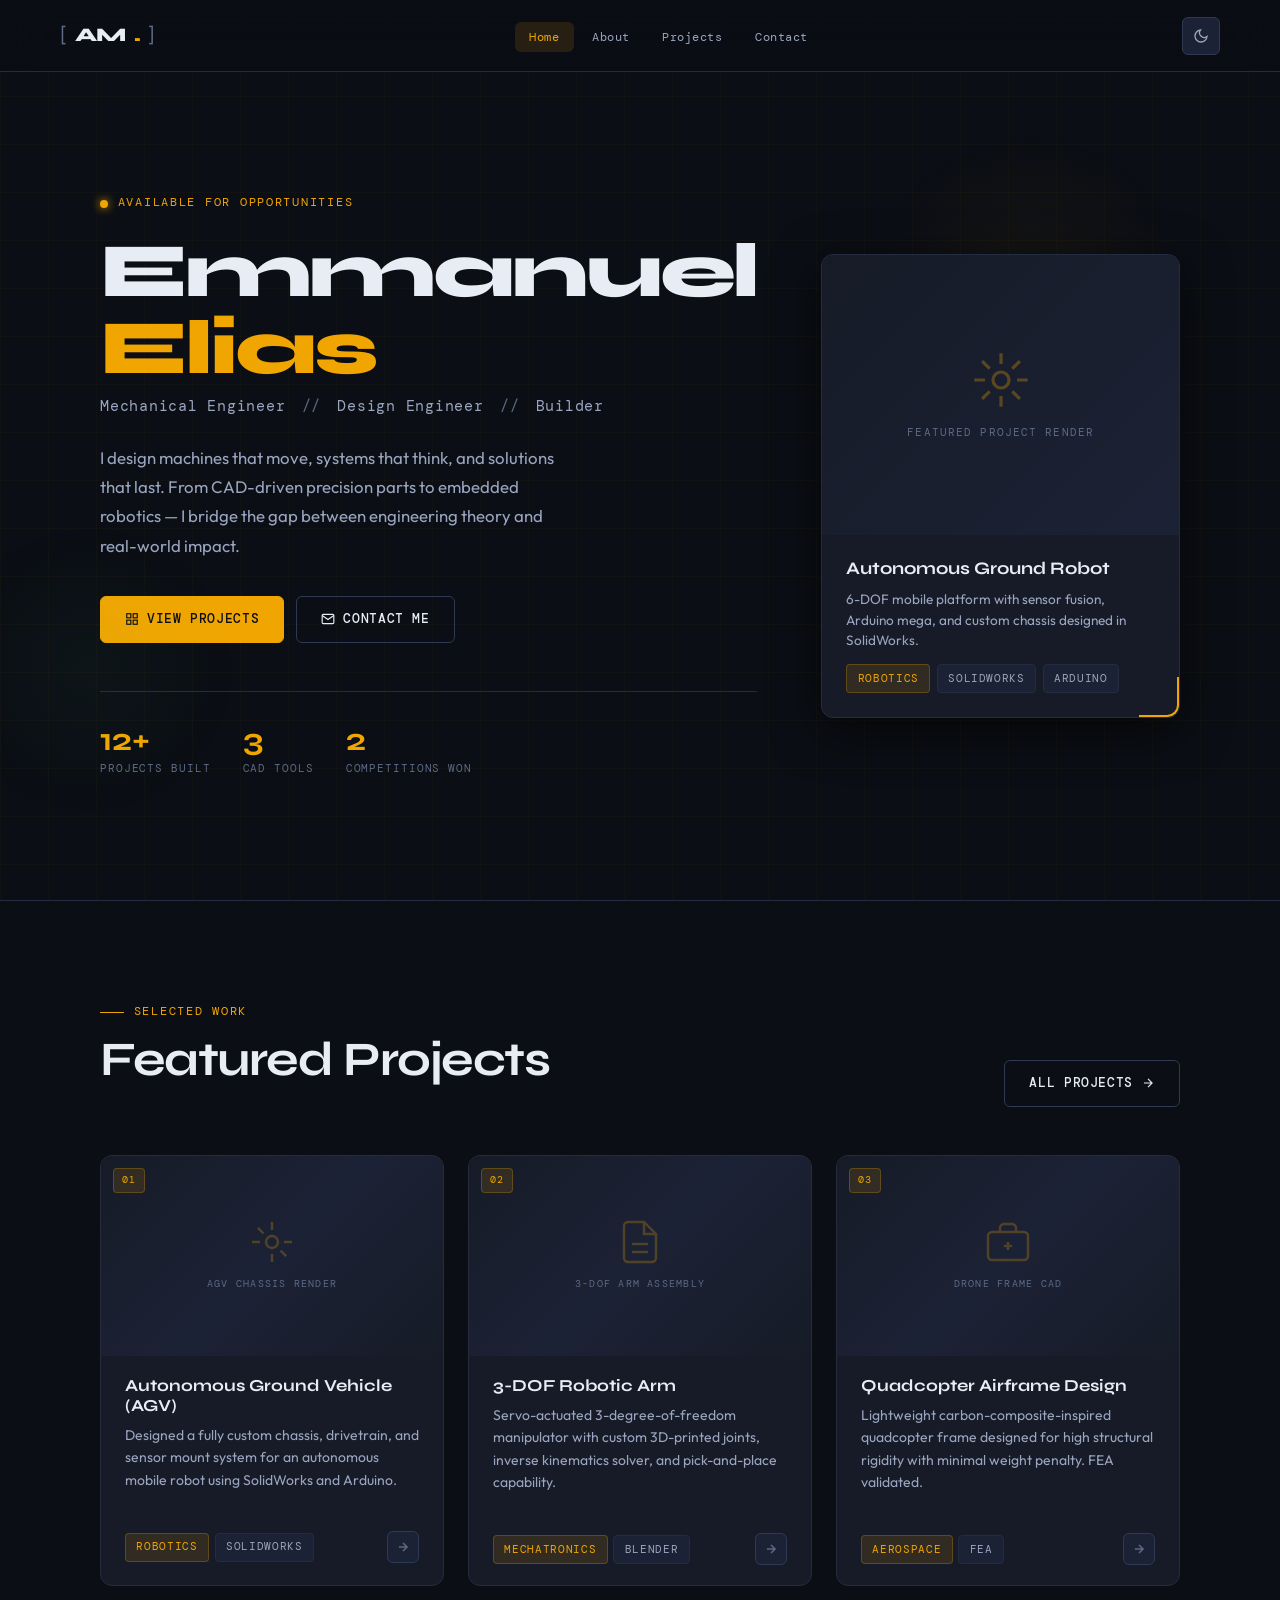
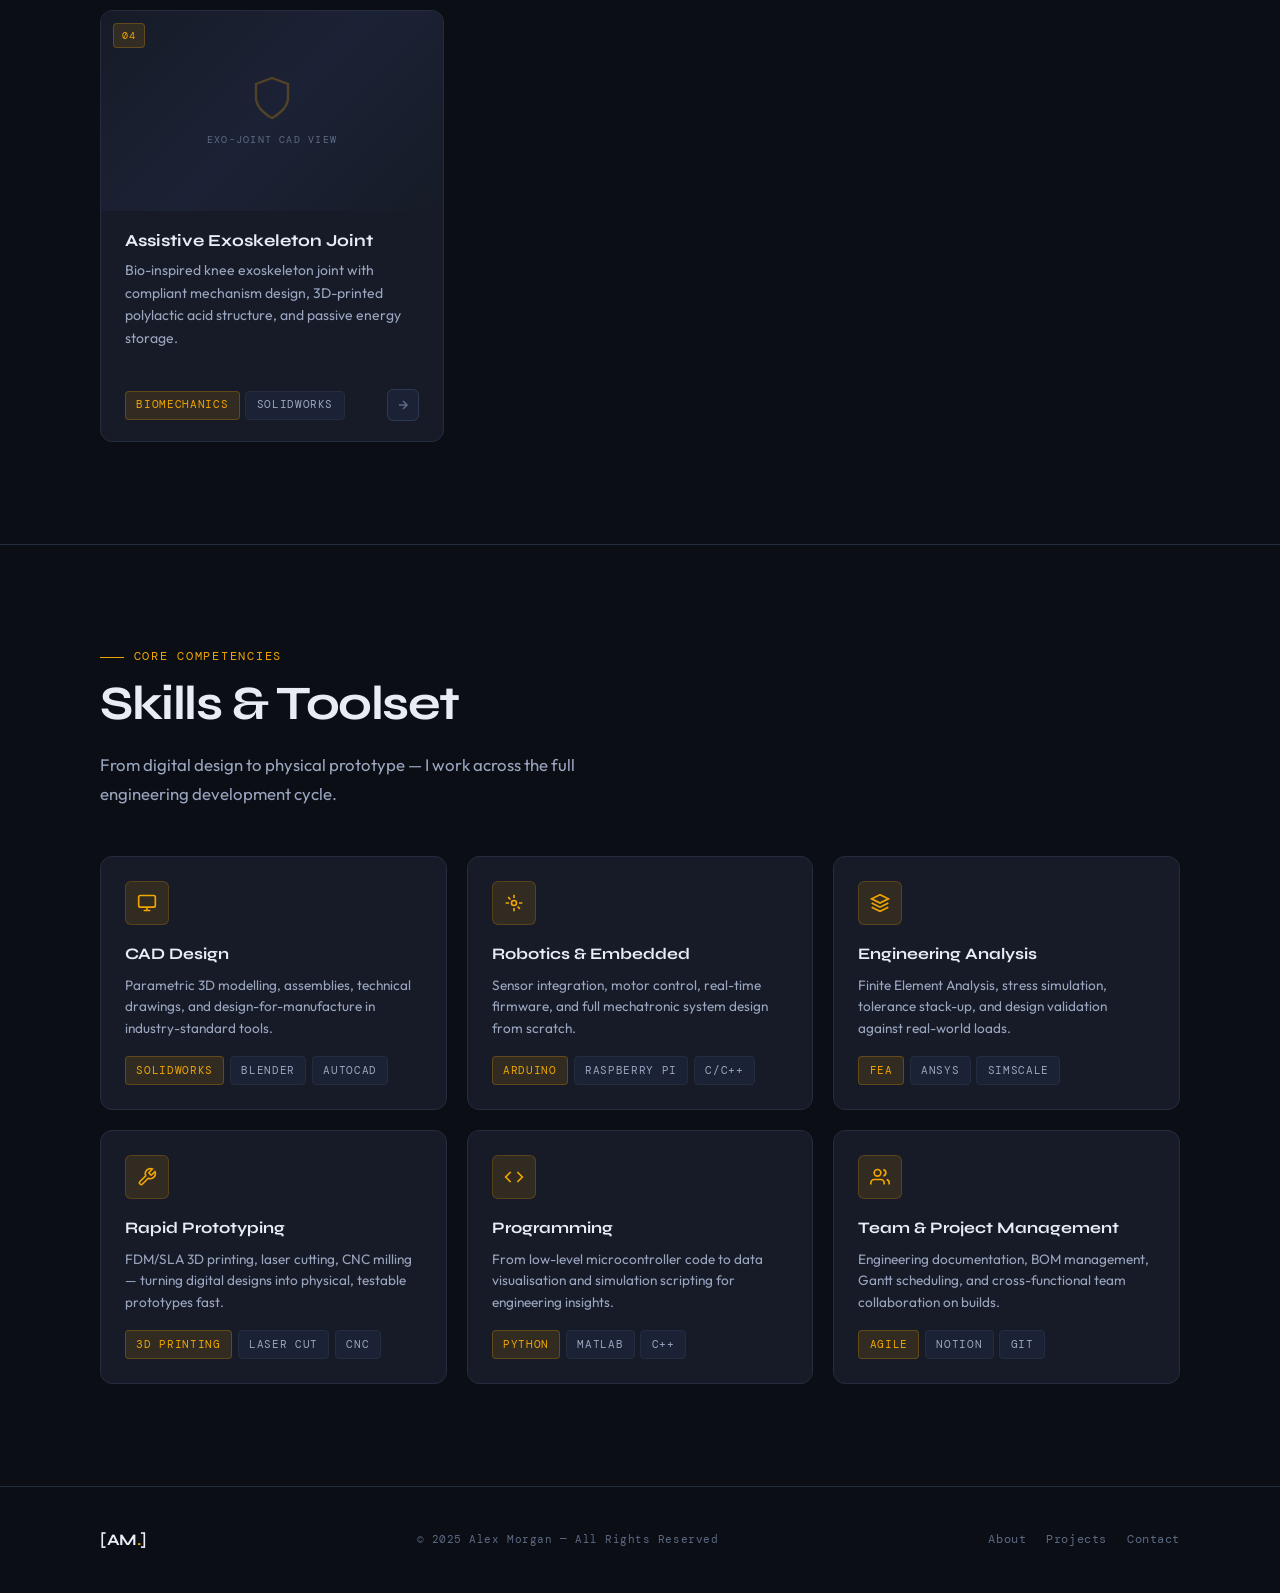
<file: index.html>
<!DOCTYPE html>
<html lang="en">
<head>
  <meta charset="UTF-8" />
  <meta name="viewport" content="width=device-width, initial-scale=1.0" />
  <title>Emmanuel Elias — Mechanical & Design Engineer</title>
  <meta name="description" content="Portfolio of Alex Morgan — Mechanical Design Engineer and Robotics Innovator." />
  <link rel="stylesheet" href="style.css" />
  <link rel="preconnect" href="https://fonts.googleapis.com" />
  <link rel="preconnect" href="https://fonts.gstatic.com" crossorigin />
</head>
<body>

  <!-- SCROLL PROGRESS BAR -->
  <div id="scroll-bar"></div>

  <!-- NAV -->
  <nav>
    <div class="nav-inner">
      <a href="index.html" class="nav-logo">
        <span class="bracket">[</span>AM<span>.</span><span class="bracket">]</span>
      </a>
      <ul class="nav-links">
        <li><a href="index.html">Home</a></li>
        <li><a href="about.html">About</a></li>
        <li><a href="projects.html">Projects</a></li>
        <li><a href="contact.html">Contact</a></li>
      </ul>
      <div class="nav-actions">
        <button class="theme-toggle" aria-label="Toggle theme">
          <!-- icon injected by JS -->
          <svg width="16" height="16" viewBox="0 0 24 24" fill="none" stroke="currentColor" stroke-width="2"><path d="M21 12.79A9 9 0 1 1 11.21 3 7 7 0 0 0 21 12.79z"/></svg>
        </button>
        <button class="hamburger" aria-label="Open menu">
          <span></span><span></span><span></span>
        </button>
      </div>
    </div>
  </nav>

  <!-- MOBILE MENU -->
  <div class="mobile-menu">
    <a href="index.html">Home</a>
    <a href="about.html">About</a>
    <a href="projects.html">Projects</a>
    <a href="contact.html">Contact</a>
  </div>

  <main>

    <!-- ── HERO ── -->
    <section class="hero">
      <div class="container">
        <div class="hero-inner">

          <!-- LEFT -->
          <div>
            <div class="hero-label">
              <span class="dot"></span>
              Available for opportunities
            </div>

            <h1 class="hero-name fade-in">
              Emmanuel<br><em>Elias</em>
            </h1>

            <p class="hero-title fade-in">
              Mechanical Engineer <span>//</span> Design Engineer <span>//</span> Builder
            </p>

            <p class="hero-bio fade-in">
              I design machines that move, systems that think, and solutions that last. 
              From CAD-driven precision parts to embedded robotics — I bridge the gap 
              between engineering theory and real-world impact.
            </p>

            <div class="hero-ctas fade-in">
              <a href="projects.html" class="btn btn-primary">
                <svg viewBox="0 0 24 24" fill="none" stroke="currentColor" stroke-width="2"><rect x="3" y="3" width="7" height="7"/><rect x="14" y="3" width="7" height="7"/><rect x="14" y="14" width="7" height="7"/><rect x="3" y="14" width="7" height="7"/></svg>
                View Projects
              </a>
              <a href="contact.html" class="btn btn-outline">
                <svg viewBox="0 0 24 24" fill="none" stroke="currentColor" stroke-width="2"><path d="M4 4h16c1.1 0 2 .9 2 2v12c0 1.1-.9 2-2 2H4c-1.1 0-2-.9-2-2V6c0-1.1.9-2 2-2z"/><polyline points="22,6 12,13 2,6"/></svg>
                Contact Me
              </a>
            </div>

            <div class="hero-stats fade-in">
              <div>
                <div class="hero-stat-num">12+</div>
                <div class="hero-stat-label">Projects Built</div>
              </div>
              <div>
                <div class="hero-stat-num">3</div>
                <div class="hero-stat-label">CAD Tools</div>
              </div>
              <div>
                <div class="hero-stat-num">2</div>
                <div class="hero-stat-label">Competitions Won</div>
              </div>
            </div>
          </div>

          <!-- RIGHT: featured card -->
          <div class="hero-visual fade-in">
            <div class="hero-card">
              <div class="hero-card-img">
                <div class="placeholder-img">
                  <svg width="64" height="64" viewBox="0 0 24 24" fill="none" stroke="currentColor" stroke-width="1.2">
                    <circle cx="12" cy="12" r="3"/><path d="M12 2v4M12 18v4M4.93 4.93l2.83 2.83M16.24 16.24l2.83 2.83M2 12h4M18 12h4M4.93 19.07l2.83-2.83M16.24 7.76l2.83-2.83"/>
                  </svg>
                  <span>Featured Project Render</span>
                </div>
              </div>
              <div class="hero-card-body">
                <h3>Autonomous Ground Robot</h3>
                <p>6-DOF mobile platform with sensor fusion, Arduino mega, and custom chassis designed in SolidWorks.</p>
                <div class="hero-card-tags">
                  <span class="tag accent">Robotics</span>
                  <span class="tag">SolidWorks</span>
                  <span class="tag">Arduino</span>
                </div>
              </div>
              <div class="corner-br"></div>
            </div>
          </div>

        </div>
      </div>
    </section>

    <hr class="divider" />

    <!-- ── FEATURED PROJECTS ── -->
    <section id="projects">
      <div class="container">
        <div class="featured-header">
          <div>
            <div class="section-label">Selected Work</div>
            <h2 class="section-title">Featured Projects</h2>
          </div>
          <a href="projects.html" class="btn btn-outline">
            All Projects
            <svg viewBox="0 0 24 24" fill="none" stroke="currentColor" stroke-width="2"><path d="M5 12h14M12 5l7 7-7 7"/></svg>
          </a>
        </div>

        <div class="projects-grid">

          <!-- Card 1 -->
          <article class="project-card fade-in">
            <div class="card-img">
              <div class="placeholder-img">
                <svg width="48" height="48" viewBox="0 0 24 24" fill="none" stroke="currentColor" stroke-width="1.2"><circle cx="12" cy="12" r="3"/><path d="M12 2v4M12 18v4M4.93 4.93l2.83 2.83M16.24 16.24l2.83 2.83M2 12h4M18 12h4"/></svg>
                <span>AGV Chassis Render</span>
              </div>
              <span class="card-num">01</span>
            </div>
            <div class="card-body">
              <h3>Autonomous Ground Vehicle (AGV)</h3>
              <p>Designed a fully custom chassis, drivetrain, and sensor mount system for an autonomous mobile robot using SolidWorks and Arduino.</p>
            </div>
            <div class="card-footer">
              <div class="card-tags">
                <span class="tag accent">Robotics</span>
                <span class="tag">SolidWorks</span>
              </div>
              <a href="project-detail.html" class="card-arrow" aria-label="View project">
                <svg width="14" height="14" viewBox="0 0 24 24" fill="none" stroke="currentColor" stroke-width="2.5"><path d="M5 12h14M12 5l7 7-7 7"/></svg>
              </a>
            </div>
          </article>

          <!-- Card 2 -->
          <article class="project-card fade-in">
            <div class="card-img">
              <div class="placeholder-img">
                <svg width="48" height="48" viewBox="0 0 24 24" fill="none" stroke="currentColor" stroke-width="1.2"><path d="M14 2H6a2 2 0 0 0-2 2v16a2 2 0 0 0 2 2h12a2 2 0 0 0 2-2V8z"/><polyline points="14,2 14,8 20,8"/><line x1="16" y1="13" x2="8" y2="13"/><line x1="16" y1="17" x2="8" y2="17"/></svg>
                <span>3-DOF Arm Assembly</span>
              </div>
              <span class="card-num">02</span>
            </div>
            <div class="card-body">
              <h3>3-DOF Robotic Arm</h3>
              <p>Servo-actuated 3-degree-of-freedom manipulator with custom 3D-printed joints, inverse kinematics solver, and pick-and-place capability.</p>
            </div>
            <div class="card-footer">
              <div class="card-tags">
                <span class="tag accent">Mechatronics</span>
                <span class="tag">Blender</span>
              </div>
              <a href="project-detail.html" class="card-arrow" aria-label="View project">
                <svg width="14" height="14" viewBox="0 0 24 24" fill="none" stroke="currentColor" stroke-width="2.5"><path d="M5 12h14M12 5l7 7-7 7"/></svg>
              </a>
            </div>
          </article>

          <!-- Card 3 -->
          <article class="project-card fade-in">
            <div class="card-img">
              <div class="placeholder-img">
                <svg width="48" height="48" viewBox="0 0 24 24" fill="none" stroke="currentColor" stroke-width="1.2"><rect x="2" y="7" width="20" height="14" rx="2"/><path d="M16 7V5a2 2 0 0 0-2-2h-4a2 2 0 0 0-2 2v2"/><line x1="12" y1="12" x2="12" y2="16"/><line x1="10" y1="14" x2="14" y2="14"/></svg>
                <span>Drone Frame CAD</span>
              </div>
              <span class="card-num">03</span>
            </div>
            <div class="card-body">
              <h3>Quadcopter Airframe Design</h3>
              <p>Lightweight carbon-composite-inspired quadcopter frame designed for high structural rigidity with minimal weight penalty. FEA validated.</p>
            </div>
            <div class="card-footer">
              <div class="card-tags">
                <span class="tag accent">Aerospace</span>
                <span class="tag">FEA</span>
              </div>
              <a href="project-detail.html" class="card-arrow" aria-label="View project">
                <svg width="14" height="14" viewBox="0 0 24 24" fill="none" stroke="currentColor" stroke-width="2.5"><path d="M5 12h14M12 5l7 7-7 7"/></svg>
              </a>
            </div>
          </article>

          <!-- Card 4 -->
          <article class="project-card fade-in">
            <div class="card-img">
              <div class="placeholder-img">
                <svg width="48" height="48" viewBox="0 0 24 24" fill="none" stroke="currentColor" stroke-width="1.2"><path d="M12 22s8-4 8-10V5l-8-3-8 3v7c0 6 8 10 8 10z"/></svg>
                <span>Exo-Joint CAD View</span>
              </div>
              <span class="card-num">04</span>
            </div>
            <div class="card-body">
              <h3>Assistive Exoskeleton Joint</h3>
              <p>Bio-inspired knee exoskeleton joint with compliant mechanism design, 3D-printed polylactic acid structure, and passive energy storage.</p>
            </div>
            <div class="card-footer">
              <div class="card-tags">
                <span class="tag accent">Biomechanics</span>
                <span class="tag">SolidWorks</span>
              </div>
              <a href="project-detail.html" class="card-arrow" aria-label="View project">
                <svg width="14" height="14" viewBox="0 0 24 24" fill="none" stroke="currentColor" stroke-width="2.5"><path d="M5 12h14M12 5l7 7-7 7"/></svg>
              </a>
            </div>
          </article>

        </div>
      </div>
    </section>

    <hr class="divider" />

    <!-- ── SKILLS ── -->
    <section id="skills">
      <div class="container">
        <div class="section-label">Core Competencies</div>
        <h2 class="section-title">Skills &amp; Toolset</h2>
        <p class="section-sub">From digital design to physical prototype — I work across the full engineering development cycle.</p>

        <div class="skills-wrap">

          <div class="skill-card fade-in">
            <div class="skill-icon">
              <svg width="20" height="20" viewBox="0 0 24 24" fill="none" stroke="currentColor" stroke-width="2"><rect x="2" y="3" width="20" height="14" rx="2"/><path d="M8 21h8M12 17v4"/></svg>
            </div>
            <h3>CAD Design</h3>
            <p>Parametric 3D modelling, assemblies, technical drawings, and design-for-manufacture in industry-standard tools.</p>
            <div class="skill-tools">
              <span class="tag accent">SolidWorks</span>
              <span class="tag">Blender</span>
              <span class="tag">AutoCAD</span>
            </div>
          </div>

          <div class="skill-card fade-in">
            <div class="skill-icon">
              <svg width="20" height="20" viewBox="0 0 24 24" fill="none" stroke="currentColor" stroke-width="2"><circle cx="12" cy="12" r="3"/><path d="M12 2v4M12 18v4M4.93 4.93l2.83 2.83M16.24 16.24l2.83 2.83M2 12h4M18 12h4"/></svg>
            </div>
            <h3>Robotics &amp; Embedded</h3>
            <p>Sensor integration, motor control, real-time firmware, and full mechatronic system design from scratch.</p>
            <div class="skill-tools">
              <span class="tag accent">Arduino</span>
              <span class="tag">Raspberry Pi</span>
              <span class="tag">C/C++</span>
            </div>
          </div>

          <div class="skill-card fade-in">
            <div class="skill-icon">
              <svg width="20" height="20" viewBox="0 0 24 24" fill="none" stroke="currentColor" stroke-width="2"><path d="M12 2L2 7l10 5 10-5-10-5zM2 17l10 5 10-5M2 12l10 5 10-5"/></svg>
            </div>
            <h3>Engineering Analysis</h3>
            <p>Finite Element Analysis, stress simulation, tolerance stack-up, and design validation against real-world loads.</p>
            <div class="skill-tools">
              <span class="tag accent">FEA</span>
              <span class="tag">ANSYS</span>
              <span class="tag">SimScale</span>
            </div>
          </div>

          <div class="skill-card fade-in">
            <div class="skill-icon">
              <svg width="20" height="20" viewBox="0 0 24 24" fill="none" stroke="currentColor" stroke-width="2"><path d="M14.7 6.3a1 1 0 0 0 0 1.4l1.6 1.6a1 1 0 0 0 1.4 0l3.77-3.77a6 6 0 0 1-7.94 7.94l-6.91 6.91a2.12 2.12 0 0 1-3-3l6.91-6.91a6 6 0 0 1 7.94-7.94l-3.76 3.76z"/></svg>
            </div>
            <h3>Rapid Prototyping</h3>
            <p>FDM/SLA 3D printing, laser cutting, CNC milling — turning digital designs into physical, testable prototypes fast.</p>
            <div class="skill-tools">
              <span class="tag accent">3D Printing</span>
              <span class="tag">Laser Cut</span>
              <span class="tag">CNC</span>
            </div>
          </div>

          <div class="skill-card fade-in">
            <div class="skill-icon">
              <svg width="20" height="20" viewBox="0 0 24 24" fill="none" stroke="currentColor" stroke-width="2"><polyline points="16 18 22 12 16 6"/><polyline points="8 6 2 12 8 18"/></svg>
            </div>
            <h3>Programming</h3>
            <p>From low-level microcontroller code to data visualisation and simulation scripting for engineering insights.</p>
            <div class="skill-tools">
              <span class="tag accent">Python</span>
              <span class="tag">MATLAB</span>
              <span class="tag">C++</span>
            </div>
          </div>

          <div class="skill-card fade-in">
            <div class="skill-icon">
              <svg width="20" height="20" viewBox="0 0 24 24" fill="none" stroke="currentColor" stroke-width="2"><path d="M17 21v-2a4 4 0 0 0-4-4H5a4 4 0 0 0-4 4v2"/><circle cx="9" cy="7" r="4"/><path d="M23 21v-2a4 4 0 0 0-3-3.87M16 3.13a4 4 0 0 1 0 7.75"/></svg>
            </div>
            <h3>Team &amp; Project Management</h3>
            <p>Engineering documentation, BOM management, Gantt scheduling, and cross-functional team collaboration on builds.</p>
            <div class="skill-tools">
              <span class="tag accent">Agile</span>
              <span class="tag">Notion</span>
              <span class="tag">Git</span>
            </div>
          </div>

        </div>
      </div>
    </section>

  </main>

  <!-- FOOTER -->
  <footer>
    <div class="container">
      <div class="footer-inner">
        <div class="footer-logo">[AM<span>.</span>]</div>
        <p class="footer-copy">© 2025 Alex Morgan — All Rights Reserved</p>
        <div class="footer-links">
          <a href="about.html">About</a>
          <a href="projects.html">Projects</a>
          <a href="contact.html">Contact</a>
        </div>
      </div>
    </div>
  </footer>

  <script src="main.js"></script>
</body>
</html>
</file>
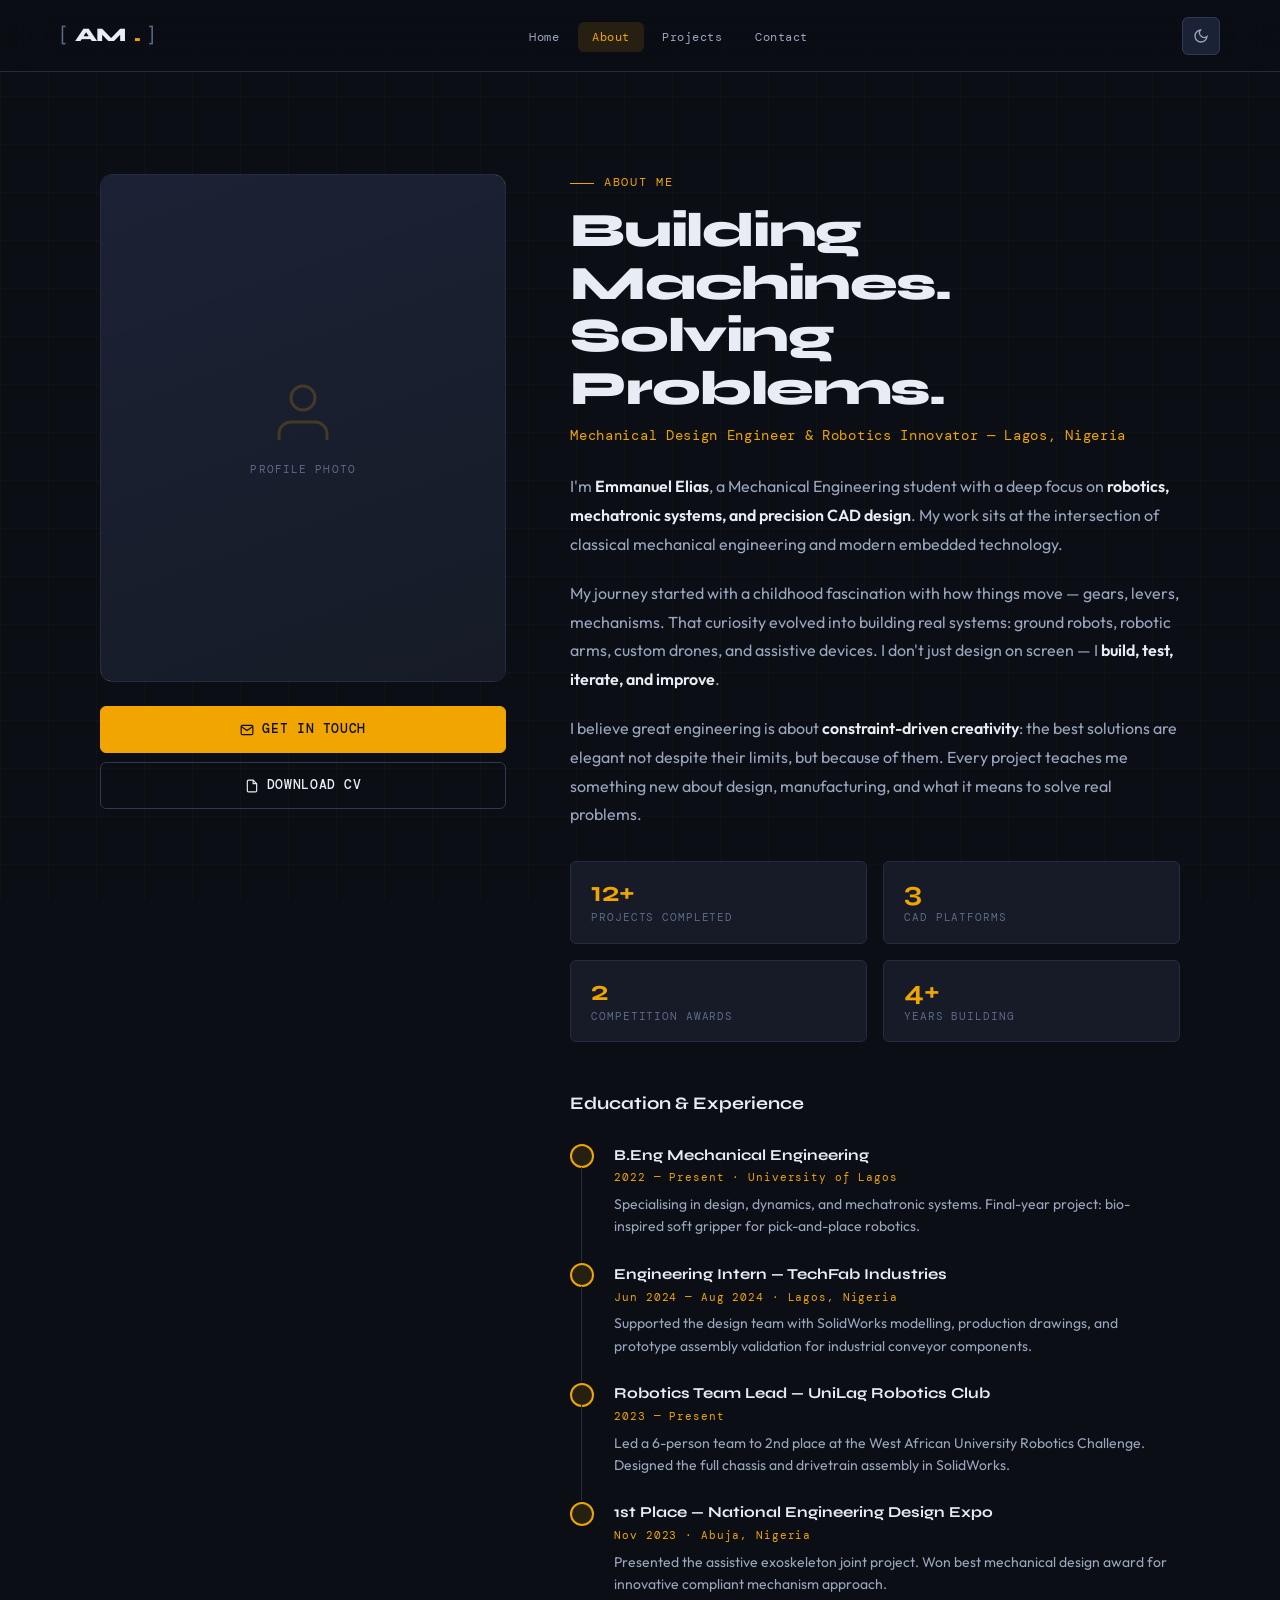
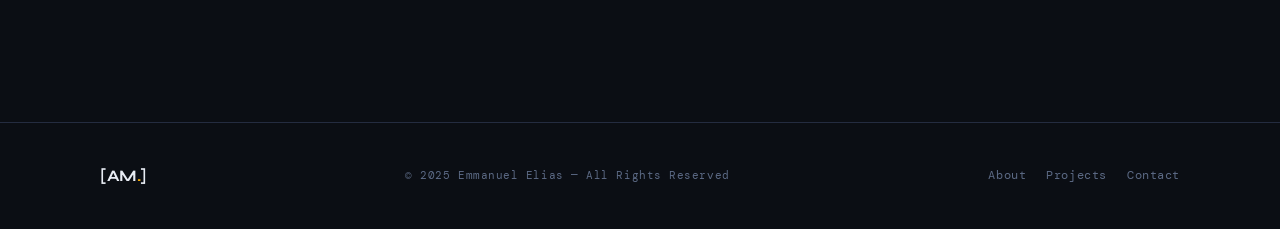
<file: about.html>
<!DOCTYPE html>
<html lang="en">
<head>
  <meta charset="UTF-8" />
  <meta name="viewport" content="width=device-width, initial-scale=1.0" />
  <title>About — Emmanuel Elias</title>
  <link rel="stylesheet" href="style.css" />
  <link rel="preconnect" href="https://fonts.googleapis.com" />
  <link rel="preconnect" href="https://fonts.gstatic.com" crossorigin />
</head>
<body>

  <div id="scroll-bar"></div>

  <nav>
    <div class="nav-inner">
      <a href="index.html" class="nav-logo">
        <span class="bracket">[</span>AM<span>.</span><span class="bracket">]</span>
      </a>
      <ul class="nav-links">
        <li><a href="index.html">Home</a></li>
        <li><a href="about.html">About</a></li>
        <li><a href="projects.html">Projects</a></li>
        <li><a href="contact.html">Contact</a></li>
      </ul>
      <div class="nav-actions">
        <button class="theme-toggle" aria-label="Toggle theme">
          <svg width="16" height="16" viewBox="0 0 24 24" fill="none" stroke="currentColor" stroke-width="2"><path d="M21 12.79A9 9 0 1 1 11.21 3 7 7 0 0 0 21 12.79z"/></svg>
        </button>
        <button class="hamburger" aria-label="Open menu">
          <span></span><span></span><span></span>
        </button>
      </div>
    </div>
  </nav>

  <div class="mobile-menu">
    <a href="index.html">Home</a>
    <a href="about.html">About</a>
    <a href="projects.html">Projects</a>
    <a href="contact.html">Contact</a>
  </div>

  <main>
    <section>
      <div class="container">
        <div class="about-grid">

          <!-- PORTRAIT COLUMN -->
          <div class="fade-in">
            <div class="about-portrait">
              <div class="placeholder-img">
                <svg width="72" height="72" viewBox="0 0 24 24" fill="none" stroke="currentColor" stroke-width="1"><path d="M20 21v-2a4 4 0 0 0-4-4H8a4 4 0 0 0-4 4v2"/><circle cx="12" cy="7" r="4"/></svg>
                <span>Profile Photo</span>
              </div>
              <div class="portrait-accent"></div>
              <div class="portrait-accent-tr"></div>
            </div>

            <!-- quick links -->
            <div style="margin-top:1.5rem; display:flex; flex-direction:column; gap:0.6rem;">
              <a href="contact.html" class="btn btn-primary" style="justify-content:center;">
                <svg viewBox="0 0 24 24" fill="none" stroke="currentColor" stroke-width="2"><path d="M4 4h16c1.1 0 2 .9 2 2v12c0 1.1-.9 2-2 2H4c-1.1 0-2-.9-2-2V6c0-1.1.9-2 2-2z"/><polyline points="22,6 12,13 2,6"/></svg>
                Get In Touch
              </a>
              <a href="#" class="btn btn-outline" style="justify-content:center;">
                <svg viewBox="0 0 24 24" fill="none" stroke="currentColor" stroke-width="2"><path d="M14 2H6a2 2 0 0 0-2 2v16a2 2 0 0 0 2 2h12a2 2 0 0 0 2-2V8z"/><polyline points="14,2 14,8 20,8"/></svg>
                Download CV
              </a>
            </div>
          </div>

          <!-- CONTENT COLUMN -->
          <div class="about-content">
            <div class="section-label">About Me</div>
            <h1 class="fade-in">Building Machines.<br>Solving Problems.</h1>
            <p class="subtitle fade-in">Mechanical Design Engineer &amp; Robotics Innovator — Lagos, Nigeria</p>

            <p class="fade-in">
              I'm <strong>Emmanuel Elias</strong>, a Mechanical Engineering student with a deep focus on
              <strong>robotics, mechatronic systems, and precision CAD design</strong>. My work sits at 
              the intersection of classical mechanical engineering and modern embedded technology.
            </p>
            <p class="fade-in">
              My journey started with a childhood fascination with how things move — gears, levers, 
              mechanisms. That curiosity evolved into building real systems: ground robots, robotic 
              arms, custom drones, and assistive devices. I don't just design on screen — I <strong>build, 
              test, iterate, and improve</strong>.
            </p>
            <p class="fade-in">
              I believe great engineering is about <strong>constraint-driven creativity</strong>: 
              the best solutions are elegant not despite their limits, but because of them. Every 
              project teaches me something new about design, manufacturing, and what it means to 
              solve real problems.
            </p>

            <div class="about-highlights fade-in">
              <div class="highlight-item">
                <div class="hl-num">12+</div>
                <div class="hl-label">Projects Completed</div>
              </div>
              <div class="highlight-item">
                <div class="hl-num">3</div>
                <div class="hl-label">CAD Platforms</div>
              </div>
              <div class="highlight-item">
                <div class="hl-num">2</div>
                <div class="hl-label">Competition Awards</div>
              </div>
              <div class="highlight-item">
                <div class="hl-num">4+</div>
                <div class="hl-label">Years Building</div>
              </div>
            </div>

            <!-- TIMELINE -->
            <div class="timeline fade-in">
              <div class="timeline-title">Education &amp; Experience</div>

              <div class="tl-item">
                <div class="tl-dot"></div>
                <div class="tl-content">
                  <h4>B.Eng Mechanical Engineering</h4>
                  <div class="tl-date">2022 — Present · University of Lagos</div>
                  <p>Specialising in design, dynamics, and mechatronic systems. Final-year project: bio-inspired soft gripper for pick-and-place robotics.</p>
                </div>
              </div>

              <div class="tl-item">
                <div class="tl-dot"></div>
                <div class="tl-content">
                  <h4>Engineering Intern — TechFab Industries</h4>
                  <div class="tl-date">Jun 2024 — Aug 2024 · Lagos, Nigeria</div>
                  <p>Supported the design team with SolidWorks modelling, production drawings, and prototype assembly validation for industrial conveyor components.</p>
                </div>
              </div>

              <div class="tl-item">
                <div class="tl-dot"></div>
                <div class="tl-content">
                  <h4>Robotics Team Lead — UniLag Robotics Club</h4>
                  <div class="tl-date">2023 — Present</div>
                  <p>Led a 6-person team to 2nd place at the West African University Robotics Challenge. Designed the full chassis and drivetrain assembly in SolidWorks.</p>
                </div>
              </div>

              <div class="tl-item">
                <div class="tl-dot"></div>
                <div class="tl-content">
                  <h4>1st Place — National Engineering Design Expo</h4>
                  <div class="tl-date">Nov 2023 · Abuja, Nigeria</div>
                  <p>Presented the assistive exoskeleton joint project. Won best mechanical design award for innovative compliant mechanism approach.</p>
                </div>
              </div>

            </div>

          </div>
        </div>
      </div>
    </section>
  </main>

  <footer>
    <div class="container">
      <div class="footer-inner">
        <div class="footer-logo">[AM<span>.</span>]</div>
        <p class="footer-copy">© 2025 Emmanuel Elias — All Rights Reserved</p>
        <div class="footer-links">
          <a href="about.html">About</a>
          <a href="projects.html">Projects</a>
          <a href="contact.html">Contact</a>
        </div>
      </div>
    </div>
  </footer>

  <script src="main.js"></script>
</body>
</html>
</file>
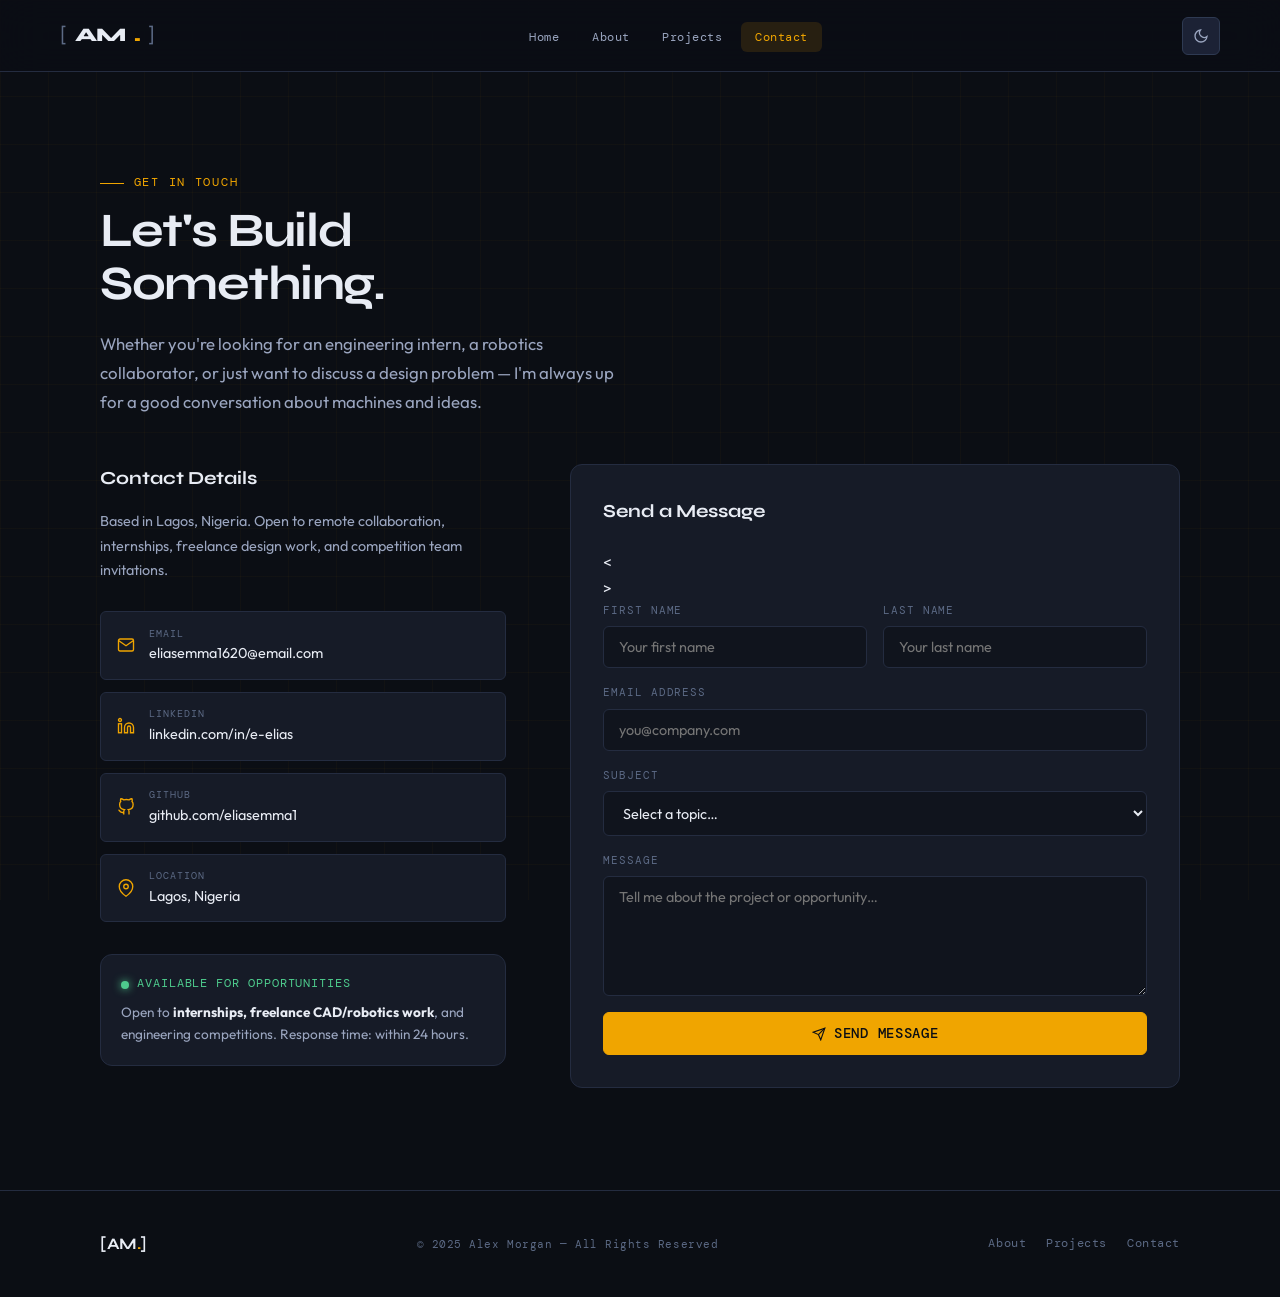
<file: contact.html>
<!DOCTYPE html>
<html lang="en">
<head>
  <meta charset="UTF-8" />
  <meta name="viewport" content="width=device-width, initial-scale=1.0" />
  <title>Contact — Emmanuel Elias</title>
  <link rel="stylesheet" href="style.css" />
  <link rel="preconnect" href="https://fonts.googleapis.com" />
  <link rel="preconnect" href="https://fonts.gstatic.com" crossorigin />
</head>
<body>

  <div id="scroll-bar"></div>

  <nav>
    <div class="nav-inner">
      <a href="index.html" class="nav-logo">
        <span class="bracket">[</span>AM<span>.</span><span class="bracket">]</span>
      </a>
      <ul class="nav-links">
        <li><a href="index.html">Home</a></li>
        <li><a href="about.html">About</a></li>
        <li><a href="projects.html">Projects</a></li>
        <li><a href="contact.html">Contact</a></li>
      </ul>
      <div class="nav-actions">
        <button class="theme-toggle" aria-label="Toggle theme">
          <svg width="16" height="16" viewBox="0 0 24 24" fill="none" stroke="currentColor" stroke-width="2"><path d="M21 12.79A9 9 0 1 1 11.21 3 7 7 0 0 0 21 12.79z"/></svg>
        </button>
        <button class="hamburger" aria-label="Open menu">
          <span></span><span></span><span></span>
        </button>
      </div>
    </div>
  </nav>

  <div class="mobile-menu">
    <a href="index.html">Home</a>
    <a href="about.html">About</a>
    <a href="projects.html">Projects</a>
    <a href="contact.html">Contact</a>
  </div>

  <main>
    <section>
      <div class="container">

        <div style="max-width:640px; margin-bottom:3rem;">
          <div class="section-label fade-in">Get In Touch</div>
          <h1 class="section-title fade-in">Let's Build<br>Something.</h1>
          <p class="section-sub fade-in">
            Whether you're looking for an engineering intern, a robotics collaborator, or 
            just want to discuss a design problem — I'm always up for a good conversation 
            about machines and ideas.
          </p>
        </div>

        <div class="contact-grid">

          <!-- LEFT: contact info -->
          <div class="fade-in">
            <h2 style="font-family:var(--font-display);font-size:1.15rem;font-weight:700;margin-bottom:1rem;">Contact Details</h2>
            <p style="font-size:0.9rem;color:var(--text-2);line-height:1.7;margin-bottom:1.75rem;">
              Based in Lagos, Nigeria. Open to remote collaboration, internships, 
              freelance design work, and competition team invitations.
            </p>

            <div class="contact-links">
              <a href="mailto:alex.morgan@email.com" class="contact-link">
                <svg width="18" height="18" viewBox="0 0 24 24" fill="none" stroke="currentColor" stroke-width="1.8"><path d="M4 4h16c1.1 0 2 .9 2 2v12c0 1.1-.9 2-2 2H4c-1.1 0-2-.9-2-2V6c0-1.1.9-2 2-2z"/><polyline points="22,6 12,13 2,6"/></svg>
                <div class="contact-link-info">
                  <span class="contact-link-label">Email</span>
                  <span class="contact-link-val">eliasemma1620@email.com</span>
                </div>
              </a>

              <a href="https://linkedin.com/in/e-elias" class="contact-link">
                <svg width="18" height="18" viewBox="0 0 24 24" fill="none" stroke="currentColor" stroke-width="1.8"><path d="M16 8a6 6 0 0 1 6 6v7h-4v-7a2 2 0 0 0-2-2 2 2 0 0 0-2 2v7h-4v-7a6 6 0 0 1 6-6z"/><rect x="2" y="9" width="4" height="12"/><circle cx="4" cy="4" r="2"/></svg>
                <div class="contact-link-info">
                  <span class="contact-link-label">LinkedIn</span>
                  <span class="contact-link-val">linkedin.com/in/e-elias</span>
                </div>
              </a>

              <a href="#" class="contact-link">
                <svg width="18" height="18" viewBox="0 0 24 24" fill="none" stroke="currentColor" stroke-width="1.8"><path d="M9 19c-5 1.5-5-2.5-7-3m14 6v-3.87a3.37 3.37 0 0 0-.94-2.61c3.14-.35 6.44-1.54 6.44-7A5.44 5.44 0 0 0 20 4.77 5.07 5.07 0 0 0 19.91 1S18.73.65 16 2.48a13.38 13.38 0 0 0-7 0C6.27.65 5.09 1 5.09 1A5.07 5.07 0 0 0 5 4.77a5.44 5.44 0 0 0-1.5 3.78c0 5.42 3.3 6.61 6.44 7A3.37 3.37 0 0 0 9 18.13V22"/></svg>
                <div class="contact-link-info">
                  <span class="contact-link-label">GitHub</span>
                  <span class="contact-link-val">github.com/eliasemma1</span>
                </div>
              </a>

              <a href="#" class="contact-link">
                <svg width="18" height="18" viewBox="0 0 24 24" fill="none" stroke="currentColor" stroke-width="1.8"><path d="M21 10c0 7-9 13-9 13s-9-6-9-13a9 9 0 0 1 18 0z"/><circle cx="12" cy="10" r="3"/></svg>
                <div class="contact-link-info">
                  <span class="contact-link-label">Location</span>
                  <span class="contact-link-val">Lagos, Nigeria</span>
                </div>
              </a>
            </div>

            <!-- availability badge -->
            <div style="margin-top:2rem;padding:1.25rem;background:var(--bg-3);border:1px solid var(--border);border-radius:var(--radius-lg);">
              <div style="display:flex;align-items:center;gap:0.5rem;margin-bottom:0.5rem;">
                <span style="width:8px;height:8px;border-radius:50%;background:var(--green);box-shadow:0 0 8px var(--green);flex-shrink:0;"></span>
                <span style="font-family:var(--font-mono);font-size:0.72rem;color:var(--green);letter-spacing:0.08em;text-transform:uppercase;">Available for Opportunities</span>
              </div>
              <p style="font-size:0.85rem;color:var(--text-2);line-height:1.6;margin:0;">
                Open to <strong style="color:var(--text);">internships, freelance CAD/robotics work</strong>, 
                and engineering competitions. Response time: within 24 hours.
              </p>
            </div>

          </div>

          <!-- RIGHT: contact form -->
          <div class="contact-form fade-in">
            <h3>Send a Message</h3>
            <<form action="https://formspree.io/f/mojyeold" method="POST">>
              <div class="form-row">
                <div class="form-group">
                  <label for="fname">First Name</label>
                  <input type="text" id="fname" name="fname" placeholder="Your first name" required />
                </div>
                <div class="form-group">
                  <label for="lname">Last Name</label>
                  <input type="text" id="lname" name="lname" placeholder="Your last name" required />
                </div>
              </div>
              <div class="form-group">
                <label for="email">Email Address</label>
                <input type="email" id="email" name="email" placeholder="you@company.com" required />
              </div>
              <div class="form-group">
                <label for="subject">Subject</label>
                <select id="subject" name="subject">
                  <option value="">Select a topic…</option>
                  <option>Internship / Work Opportunity</option>
                  <option>Freelance CAD Project</option>
                  <option>Robotics Collaboration</option>
                  <option>Competition Team</option>
                  <option>General Enquiry</option>
                </select>
              </div>
              <div class="form-group">
                <label for="message">Message</label>
                <textarea id="message" name="message" placeholder="Tell me about the project or opportunity…" required></textarea>
              </div>
              <button type="submit" class="btn btn-primary" style="width:100%;justify-content:center;font-size:0.85rem;">
                <svg viewBox="0 0 24 24" fill="none" stroke="currentColor" stroke-width="2"><line x1="22" y1="2" x2="11" y2="13"/><polygon points="22 2 15 22 11 13 2 9 22 2"/></svg>
                Send Message
              </button>
            </form>
          </div>

        </div>
      </div>
    </section>
  </main>

  <footer>
    <div class="container">
      <div class="footer-inner">
        <div class="footer-logo">[AM<span>.</span>]</div>
        <p class="footer-copy">© 2025 Alex Morgan — All Rights Reserved</p>
        <div class="footer-links">
          <a href="about.html">About</a>
          <a href="projects.html">Projects</a>
          <a href="contact.html">Contact</a>
        </div>
      </div>
    </div>
  </footer>

  <script src="main.js"></script>
</body>
</html>
</file>
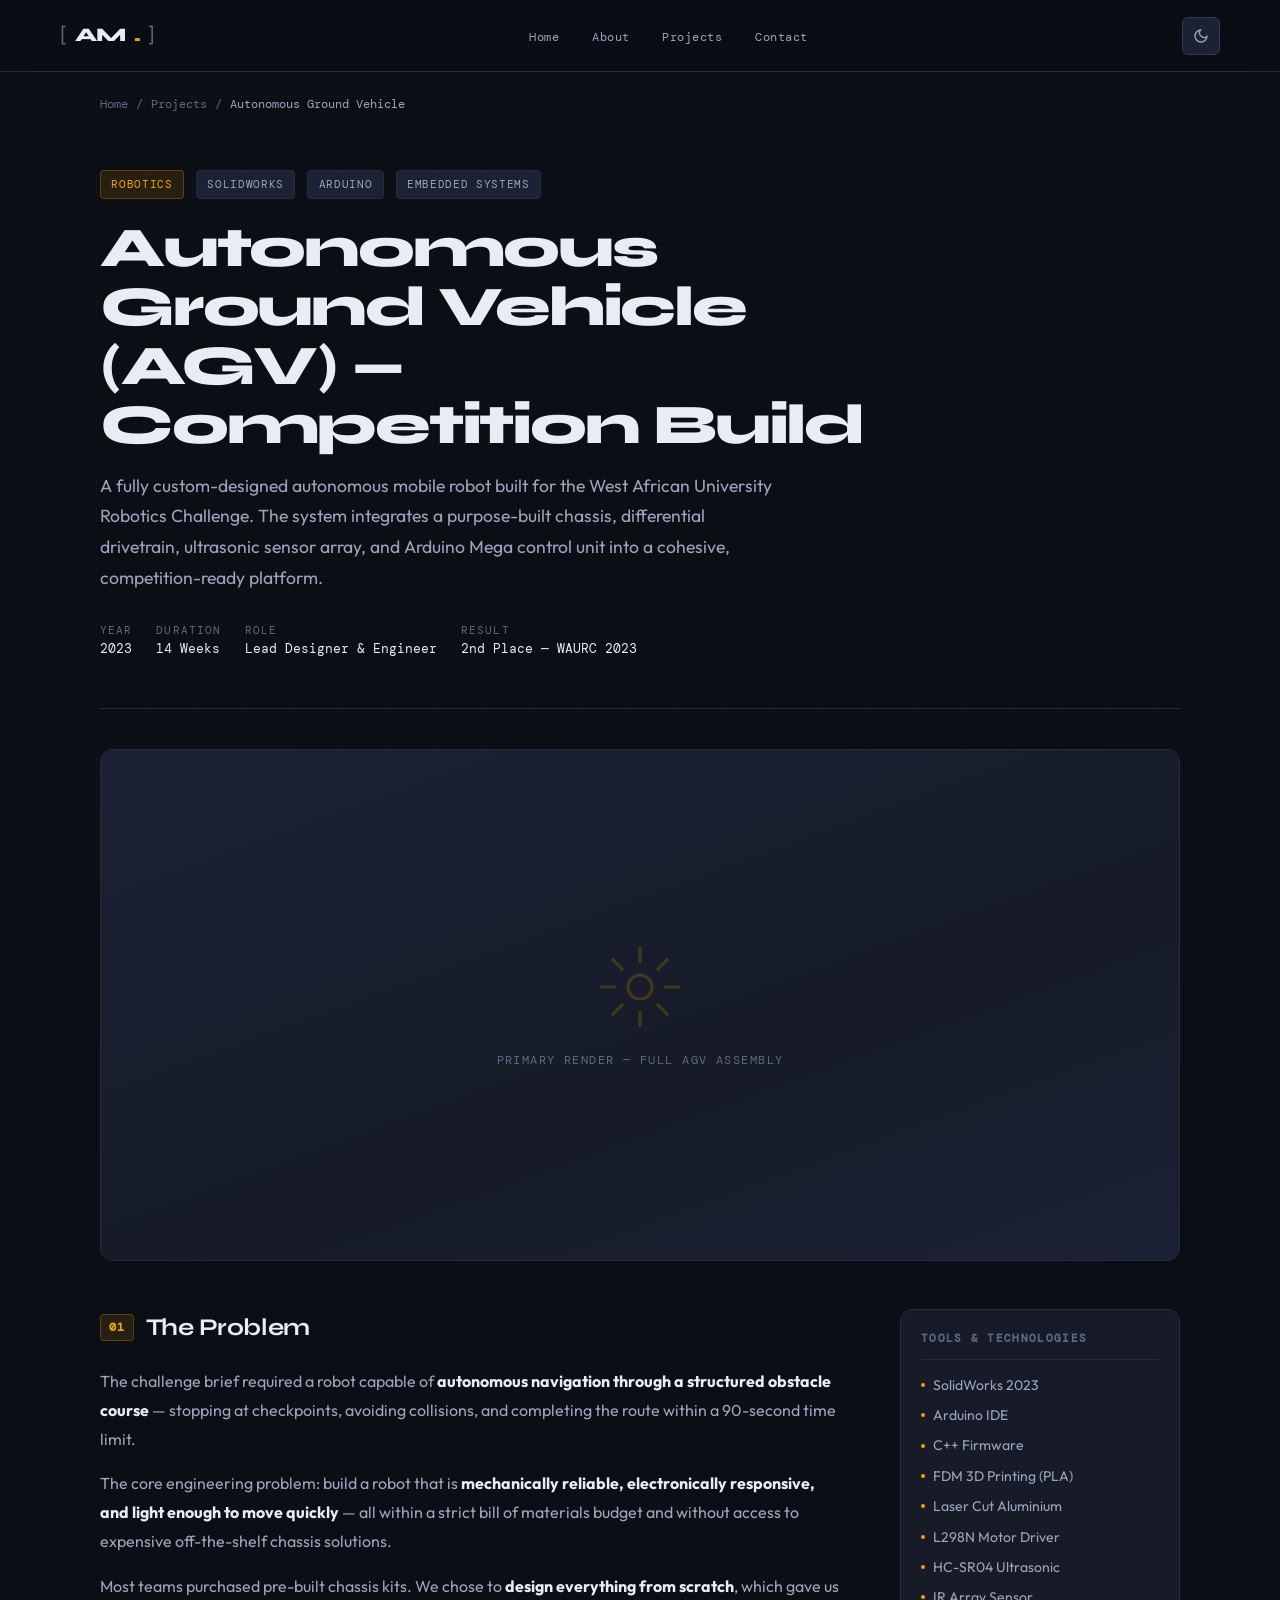
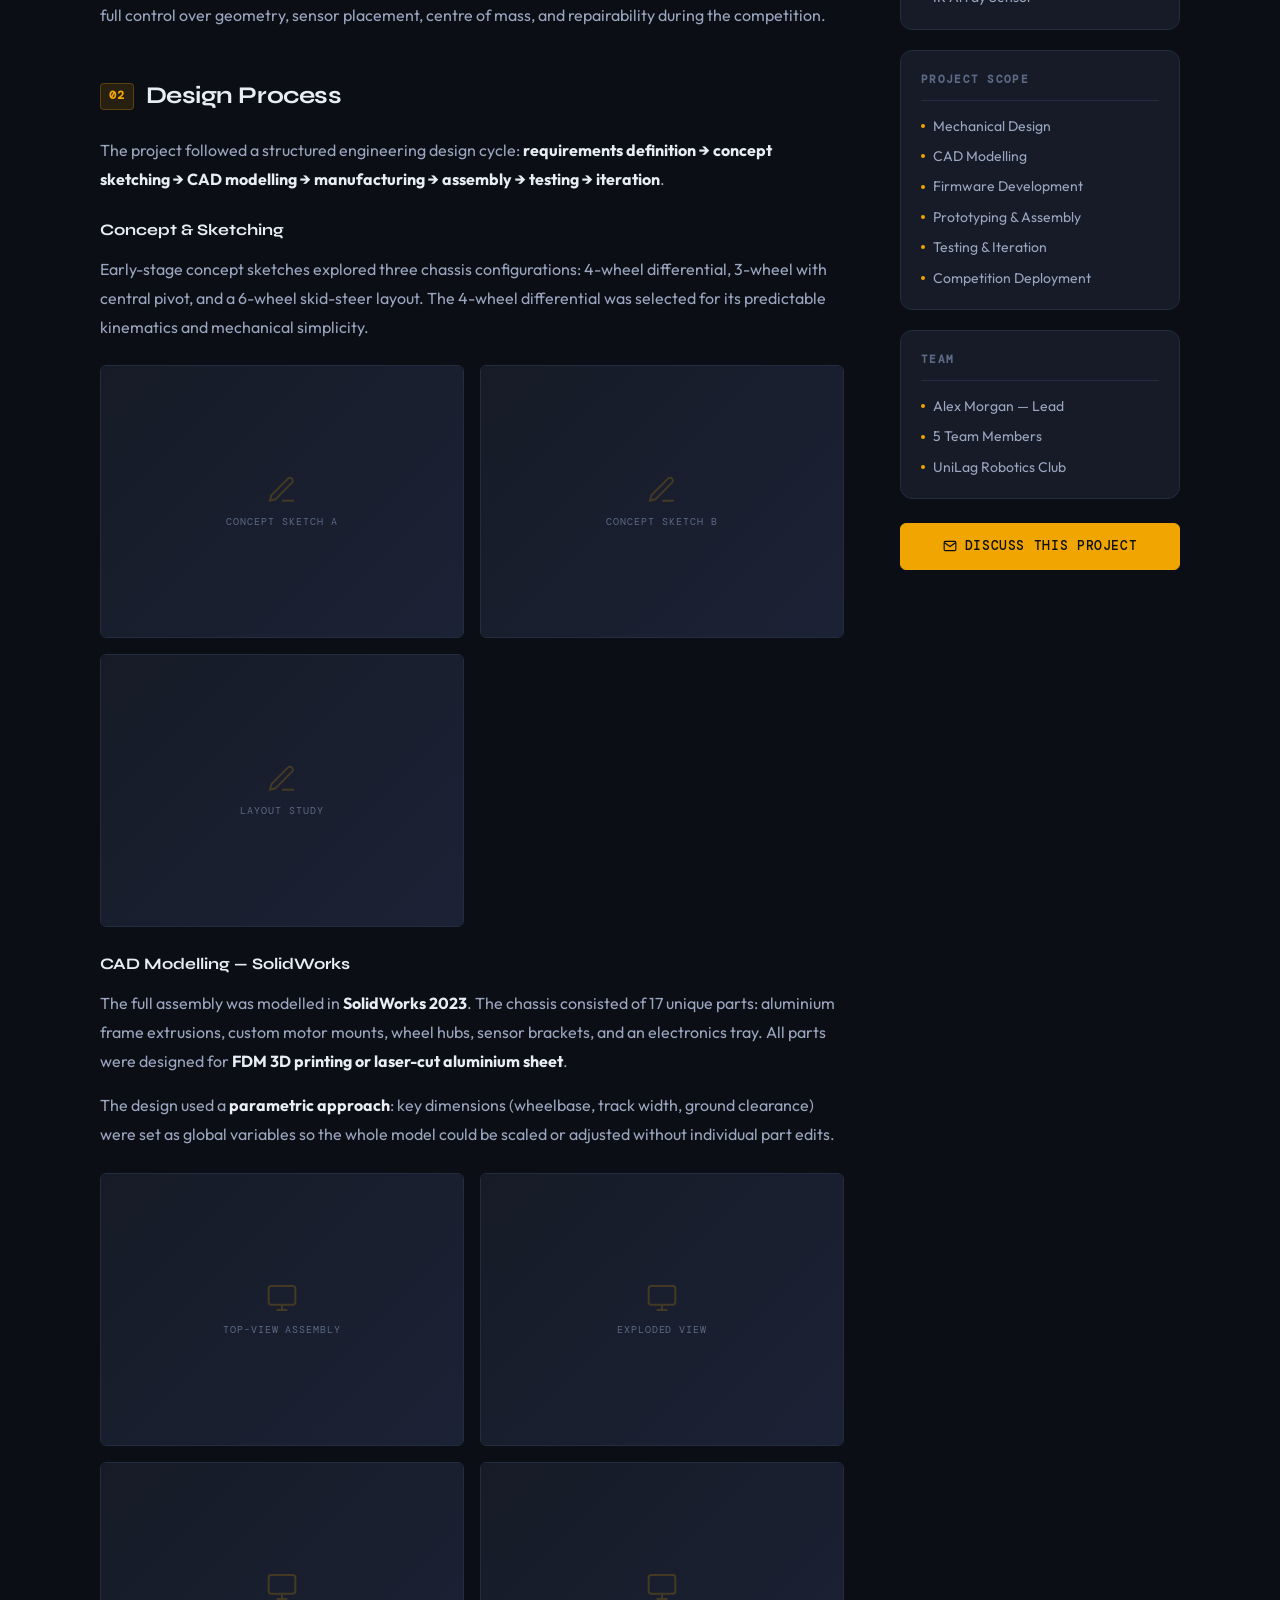
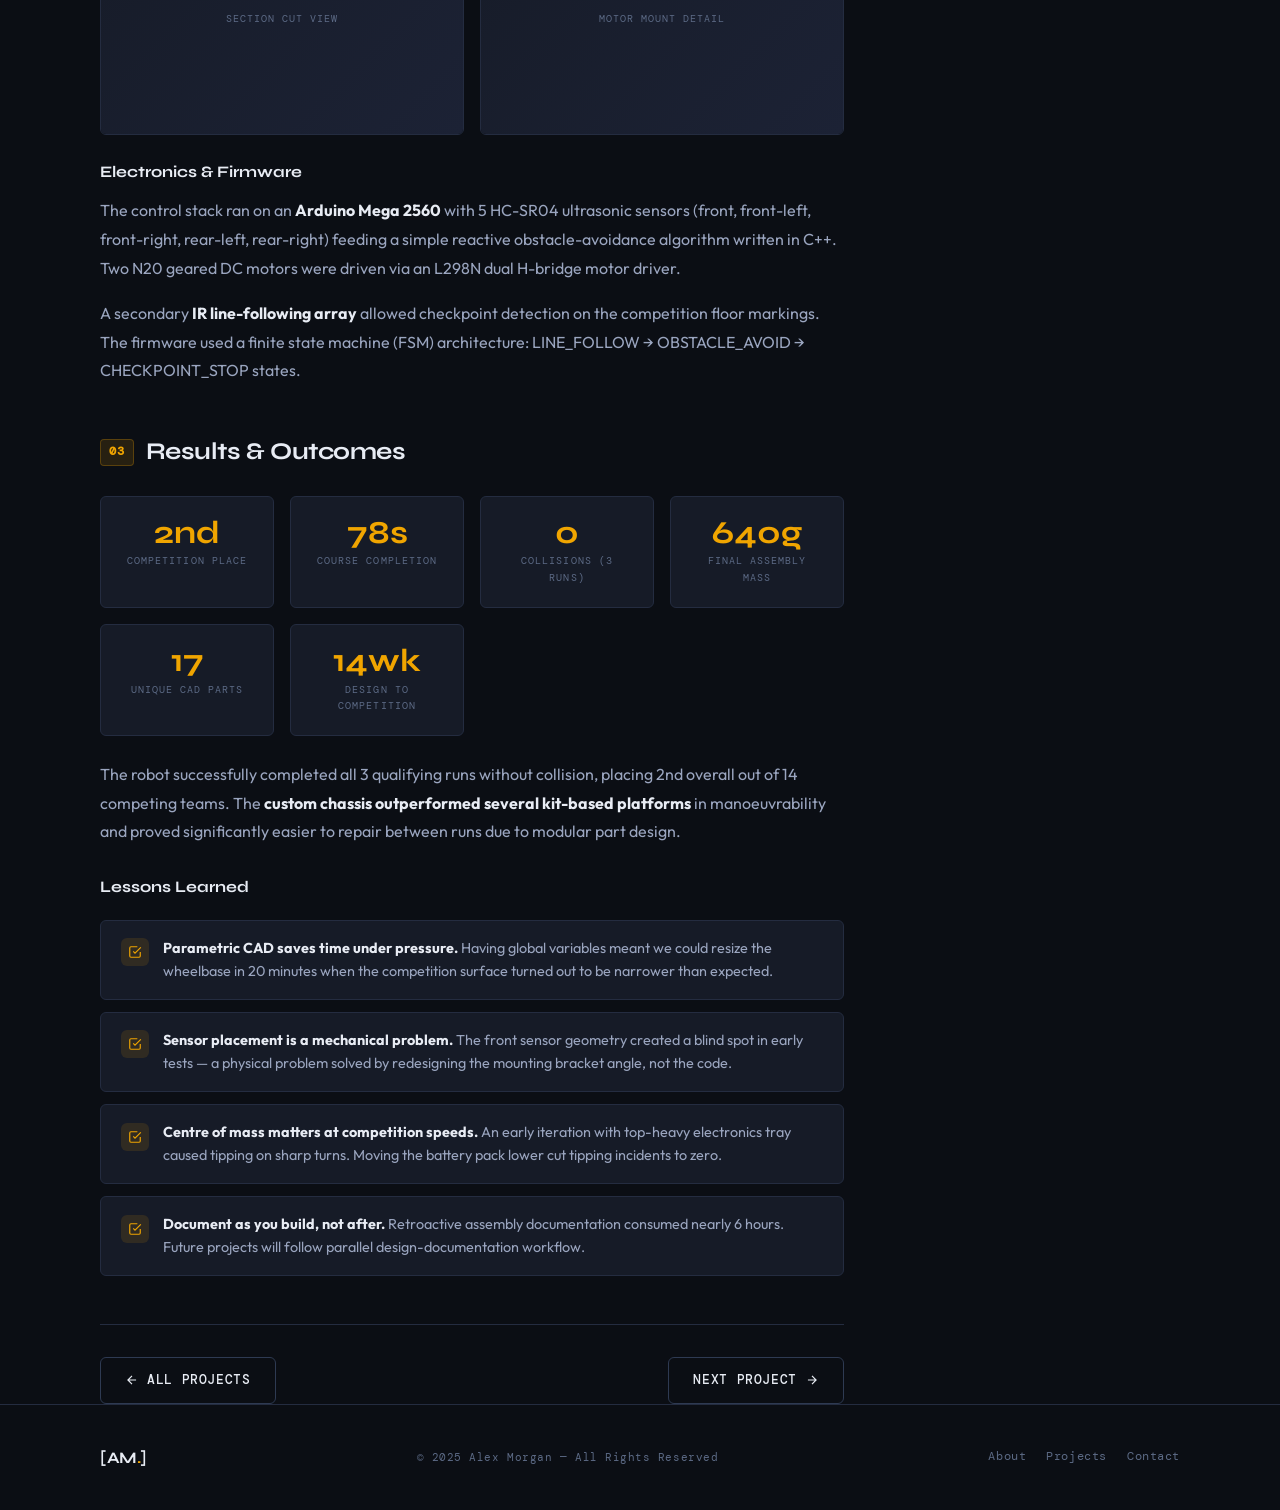
<file: project-detail.html>
<!DOCTYPE html>
<html lang="en">
<head>
  <meta charset="UTF-8" />
  <meta name="viewport" content="width=device-width, initial-scale=1.0" />
  <title>Autonomous Ground Vehicle — Alex Morgan</title>
  <link rel="stylesheet" href="style.css" />
  <link rel="preconnect" href="https://fonts.googleapis.com" />
  <link rel="preconnect" href="https://fonts.gstatic.com" crossorigin />
</head>
<body>

  <div id="scroll-bar"></div>

  <nav>
    <div class="nav-inner">
      <a href="index.html" class="nav-logo">
        <span class="bracket">[</span>AM<span>.</span><span class="bracket">]</span>
      </a>
      <ul class="nav-links">
        <li><a href="index.html">Home</a></li>
        <li><a href="about.html">About</a></li>
        <li><a href="projects.html">Projects</a></li>
        <li><a href="contact.html">Contact</a></li>
      </ul>
      <div class="nav-actions">
        <button class="theme-toggle" aria-label="Toggle theme">
          <svg width="16" height="16" viewBox="0 0 24 24" fill="none" stroke="currentColor" stroke-width="2"><path d="M21 12.79A9 9 0 1 1 11.21 3 7 7 0 0 0 21 12.79z"/></svg>
        </button>
        <button class="hamburger" aria-label="Open menu">
          <span></span><span></span><span></span>
        </button>
      </div>
    </div>
  </nav>

  <div class="mobile-menu">
    <a href="index.html">Home</a>
    <a href="about.html">About</a>
    <a href="projects.html">Projects</a>
    <a href="contact.html">Contact</a>
  </div>

  <main>
    <div class="container">

      <!-- BREADCRUMB -->
      <div class="breadcrumb fade-in">
        <a href="index.html">Home</a>
        <span class="sep">/</span>
        <a href="projects.html">Projects</a>
        <span class="sep">/</span>
        <span class="current">Autonomous Ground Vehicle</span>
      </div>

      <!-- PROJECT HERO -->
      <div class="project-hero fade-in">
        <div class="project-hero-meta">
          <span class="tag accent">Robotics</span>
          <span class="tag">SolidWorks</span>
          <span class="tag">Arduino</span>
          <span class="tag">Embedded Systems</span>
        </div>

        <h1>Autonomous Ground Vehicle<br>(AGV) — Competition Build</h1>

        <p>
          A fully custom-designed autonomous mobile robot built for the West African University 
          Robotics Challenge. The system integrates a purpose-built chassis, differential drivetrain, 
          ultrasonic sensor array, and Arduino Mega control unit into a cohesive, competition-ready platform.
        </p>

        <div class="project-hero-footer">
          <div class="meta-item">
            <div>
              <div class="meta-label">Year</div>
              <div class="meta-val">2023</div>
            </div>
          </div>
          <div class="meta-item">
            <div>
              <div class="meta-label">Duration</div>
              <div class="meta-val">14 Weeks</div>
            </div>
          </div>
          <div class="meta-item">
            <div>
              <div class="meta-label">Role</div>
              <div class="meta-val">Lead Designer &amp; Engineer</div>
            </div>
          </div>
          <div class="meta-item">
            <div>
              <div class="meta-label">Result</div>
              <div class="meta-val">2nd Place — WAURC 2023</div>
            </div>
          </div>
        </div>
      </div>

      <!-- COVER IMAGE -->
      <div class="project-cover fade-in">
        <div class="placeholder-img">
          <svg width="96" height="96" viewBox="0 0 24 24" fill="none" stroke="currentColor" stroke-width="0.8">
            <circle cx="12" cy="12" r="3"/><path d="M12 2v4M12 18v4M4.93 4.93l2.83 2.83M16.24 16.24l2.83 2.83M2 12h4M18 12h4M4.93 19.07l2.83-2.83M16.24 7.76l2.83-2.83"/>
          </svg>
          <span>Primary Render — Full AGV Assembly</span>
        </div>
      </div>

      <!-- DETAIL GRID: main content + sidebar -->
      <div class="detail-grid">

        <!-- MAIN CONTENT -->
        <div>

          <!-- ── 01. WHAT ── -->
          <div class="detail-section fade-in">
            <h2>
              <span class="section-num">01</span>
              The Problem
            </h2>
            <p>
              The challenge brief required a robot capable of <strong>autonomous navigation through 
              a structured obstacle course</strong> — stopping at checkpoints, avoiding collisions, 
              and completing the route within a 90-second time limit.
            </p>
            <p>
              The core engineering problem: build a robot that is <strong>mechanically reliable, 
              electronically responsive, and light enough to move quickly</strong> — all within a 
              strict bill of materials budget and without access to expensive off-the-shelf chassis solutions.
            </p>
            <p>
              Most teams purchased pre-built chassis kits. We chose to <strong>design everything from 
              scratch</strong>, which gave us full control over geometry, sensor placement, centre of mass, 
              and repairability during the competition.
            </p>
          </div>

          <!-- ── 02. HOW ── -->
          <div class="detail-section fade-in">
            <h2>
              <span class="section-num">02</span>
              Design Process
            </h2>
            <p>
              The project followed a structured engineering design cycle: <strong>requirements definition → 
              concept sketching → CAD modelling → manufacturing → assembly → testing → iteration</strong>.
            </p>

            <h3 style="font-family:var(--font-display);font-size:1rem;font-weight:700;margin:1.5rem 0 0.75rem;color:var(--text);">
              Concept &amp; Sketching
            </h3>
            <p>
              Early-stage concept sketches explored three chassis configurations: 
              4-wheel differential, 3-wheel with central pivot, and a 6-wheel skid-steer layout. 
              The 4-wheel differential was selected for its predictable kinematics and mechanical simplicity.
            </p>

            <!-- SKETCH GALLERY -->
            <div class="gallery">
              <div class="gallery-item">
                <div class="placeholder-img">
                  <svg width="32" height="32" viewBox="0 0 24 24" fill="none" stroke="currentColor" stroke-width="1.5"><path d="M12 20h9"/><path d="M16.5 3.5a2.121 2.121 0 0 1 3 3L7 19l-4 1 1-4L16.5 3.5z"/></svg>
                  <span>Concept Sketch A</span>
                </div>
              </div>
              <div class="gallery-item">
                <div class="placeholder-img">
                  <svg width="32" height="32" viewBox="0 0 24 24" fill="none" stroke="currentColor" stroke-width="1.5"><path d="M12 20h9"/><path d="M16.5 3.5a2.121 2.121 0 0 1 3 3L7 19l-4 1 1-4L16.5 3.5z"/></svg>
                  <span>Concept Sketch B</span>
                </div>
              </div>
              <div class="gallery-item">
                <div class="placeholder-img">
                  <svg width="32" height="32" viewBox="0 0 24 24" fill="none" stroke="currentColor" stroke-width="1.5"><path d="M12 20h9"/><path d="M16.5 3.5a2.121 2.121 0 0 1 3 3L7 19l-4 1 1-4L16.5 3.5z"/></svg>
                  <span>Layout Study</span>
                </div>
              </div>
            </div>

            <h3 style="font-family:var(--font-display);font-size:1rem;font-weight:700;margin:1.5rem 0 0.75rem;color:var(--text);">
              CAD Modelling — SolidWorks
            </h3>
            <p>
              The full assembly was modelled in <strong>SolidWorks 2023</strong>. The chassis consisted 
              of 17 unique parts: aluminium frame extrusions, custom motor mounts, wheel hubs, sensor 
              brackets, and an electronics tray. All parts were designed for <strong>FDM 3D printing or 
              laser-cut aluminium sheet</strong>.
            </p>
            <p>
              The design used a <strong>parametric approach</strong>: key dimensions (wheelbase, track width, 
              ground clearance) were set as global variables so the whole model could be scaled or adjusted 
              without individual part edits.
            </p>

            <!-- CAD GALLERY -->
            <div class="gallery">
              <div class="gallery-item">
                <div class="placeholder-img">
                  <svg width="32" height="32" viewBox="0 0 24 24" fill="none" stroke="currentColor" stroke-width="1.5"><rect x="2" y="3" width="20" height="14" rx="2"/><path d="M8 21h8M12 17v4"/></svg>
                  <span>Top-View Assembly</span>
                </div>
              </div>
              <div class="gallery-item">
                <div class="placeholder-img">
                  <svg width="32" height="32" viewBox="0 0 24 24" fill="none" stroke="currentColor" stroke-width="1.5"><rect x="2" y="3" width="20" height="14" rx="2"/><path d="M8 21h8M12 17v4"/></svg>
                  <span>Exploded View</span>
                </div>
              </div>
              <div class="gallery-item">
                <div class="placeholder-img">
                  <svg width="32" height="32" viewBox="0 0 24 24" fill="none" stroke="currentColor" stroke-width="1.5"><rect x="2" y="3" width="20" height="14" rx="2"/><path d="M8 21h8M12 17v4"/></svg>
                  <span>Section Cut View</span>
                </div>
              </div>
              <div class="gallery-item">
                <div class="placeholder-img">
                  <svg width="32" height="32" viewBox="0 0 24 24" fill="none" stroke="currentColor" stroke-width="1.5"><rect x="2" y="3" width="20" height="14" rx="2"/><path d="M8 21h8M12 17v4"/></svg>
                  <span>Motor Mount Detail</span>
                </div>
              </div>
            </div>

            <h3 style="font-family:var(--font-display);font-size:1rem;font-weight:700;margin:1.5rem 0 0.75rem;color:var(--text);">
              Electronics &amp; Firmware
            </h3>
            <p>
              The control stack ran on an <strong>Arduino Mega 2560</strong> with 5 HC-SR04 ultrasonic 
              sensors (front, front-left, front-right, rear-left, rear-right) feeding a simple 
              reactive obstacle-avoidance algorithm written in C++. Two N20 geared DC motors were 
              driven via an L298N dual H-bridge motor driver.
            </p>
            <p>
              A secondary <strong>IR line-following array</strong> allowed checkpoint detection on the 
              competition floor markings. The firmware used a finite state machine (FSM) architecture: 
              LINE_FOLLOW → OBSTACLE_AVOID → CHECKPOINT_STOP states.
            </p>
          </div>

          <!-- ── 03. RESULTS ── -->
          <div class="detail-section fade-in">
            <h2>
              <span class="section-num">03</span>
              Results &amp; Outcomes
            </h2>

            <div class="metrics-grid">
              <div class="metric-card">
                <div class="metric-value">2nd</div>
                <div class="metric-label">Competition Place</div>
              </div>
              <div class="metric-card">
                <div class="metric-value">78s</div>
                <div class="metric-label">Course Completion</div>
              </div>
              <div class="metric-card">
                <div class="metric-value">0</div>
                <div class="metric-label">Collisions (3 runs)</div>
              </div>
              <div class="metric-card">
                <div class="metric-value">640g</div>
                <div class="metric-label">Final Assembly Mass</div>
              </div>
              <div class="metric-card">
                <div class="metric-value">17</div>
                <div class="metric-label">Unique CAD Parts</div>
              </div>
              <div class="metric-card">
                <div class="metric-value">14wk</div>
                <div class="metric-label">Design to Competition</div>
              </div>
            </div>

            <p>
              The robot successfully completed all 3 qualifying runs without collision, placing 2nd 
              overall out of 14 competing teams. The <strong>custom chassis outperformed several 
              kit-based platforms</strong> in manoeuvrability and proved significantly easier to repair 
              between runs due to modular part design.
            </p>

            <h3 style="font-family:var(--font-display);font-size:1rem;font-weight:700;margin:1.75rem 0 1rem;color:var(--text);">
              Lessons Learned
            </h3>

            <div class="lessons-list">
              <div class="lesson-item">
                <div class="lesson-icon">
                  <svg width="14" height="14" viewBox="0 0 24 24" fill="none" stroke="currentColor" stroke-width="2"><polyline points="9 11 12 14 22 4"/><path d="M21 12v7a2 2 0 0 1-2 2H5a2 2 0 0 1-2-2V5a2 2 0 0 1 2-2h11"/></svg>
                </div>
                <p><strong>Parametric CAD saves time under pressure.</strong> Having global variables meant we could resize the wheelbase in 20 minutes when the competition surface turned out to be narrower than expected.</p>
              </div>
              <div class="lesson-item">
                <div class="lesson-icon">
                  <svg width="14" height="14" viewBox="0 0 24 24" fill="none" stroke="currentColor" stroke-width="2"><polyline points="9 11 12 14 22 4"/><path d="M21 12v7a2 2 0 0 1-2 2H5a2 2 0 0 1-2-2V5a2 2 0 0 1 2-2h11"/></svg>
                </div>
                <p><strong>Sensor placement is a mechanical problem.</strong> The front sensor geometry created a blind spot in early tests — a physical problem solved by redesigning the mounting bracket angle, not the code.</p>
              </div>
              <div class="lesson-item">
                <div class="lesson-icon">
                  <svg width="14" height="14" viewBox="0 0 24 24" fill="none" stroke="currentColor" stroke-width="2"><polyline points="9 11 12 14 22 4"/><path d="M21 12v7a2 2 0 0 1-2 2H5a2 2 0 0 1-2-2V5a2 2 0 0 1 2-2h11"/></svg>
                </div>
                <p><strong>Centre of mass matters at competition speeds.</strong> An early iteration with top-heavy electronics tray caused tipping on sharp turns. Moving the battery pack lower cut tipping incidents to zero.</p>
              </div>
              <div class="lesson-item">
                <div class="lesson-icon">
                  <svg width="14" height="14" viewBox="0 0 24 24" fill="none" stroke="currentColor" stroke-width="2"><polyline points="9 11 12 14 22 4"/><path d="M21 12v7a2 2 0 0 1-2 2H5a2 2 0 0 1-2-2V5a2 2 0 0 1 2-2h11"/></svg>
                </div>
                <p><strong>Document as you build, not after.</strong> Retroactive assembly documentation consumed nearly 6 hours. Future projects will follow parallel design-documentation workflow.</p>
              </div>
            </div>
          </div>

          <!-- NAVIGATION BETWEEN PROJECTS -->
          <div style="display:flex;justify-content:space-between;flex-wrap:wrap;gap:1rem;padding-top:2rem;border-top:1px solid var(--border);margin-top:1rem;" class="fade-in">
            <a href="projects.html" class="btn btn-outline">
              <svg viewBox="0 0 24 24" fill="none" stroke="currentColor" stroke-width="2"><path d="M19 12H5M12 19l-7-7 7-7"/></svg>
              All Projects
            </a>
            <a href="project-detail.html" class="btn btn-outline">
              Next Project
              <svg viewBox="0 0 24 24" fill="none" stroke="currentColor" stroke-width="2"><path d="M5 12h14M12 5l7 7-7 7"/></svg>
            </a>
          </div>

        </div><!-- /main content -->

        <!-- SIDEBAR -->
        <aside class="detail-sidebar fade-in">

          <div class="sidebar-box">
            <h4>Tools &amp; Technologies</h4>
            <ul>
              <li>SolidWorks 2023</li>
              <li>Arduino IDE</li>
              <li>C++ Firmware</li>
              <li>FDM 3D Printing (PLA)</li>
              <li>Laser Cut Aluminium</li>
              <li>L298N Motor Driver</li>
              <li>HC-SR04 Ultrasonic</li>
              <li>IR Array Sensor</li>
            </ul>
          </div>

          <div class="sidebar-box">
            <h4>Project Scope</h4>
            <ul>
              <li>Mechanical Design</li>
              <li>CAD Modelling</li>
              <li>Firmware Development</li>
              <li>Prototyping &amp; Assembly</li>
              <li>Testing &amp; Iteration</li>
              <li>Competition Deployment</li>
            </ul>
          </div>

          <div class="sidebar-box">
            <h4>Team</h4>
            <ul>
              <li>Alex Morgan — Lead</li>
              <li>5 Team Members</li>
              <li>UniLag Robotics Club</li>
            </ul>
          </div>

          <a href="contact.html" class="btn btn-primary" style="width:100%;justify-content:center;margin-top:0.25rem;">
            <svg viewBox="0 0 24 24" fill="none" stroke="currentColor" stroke-width="2"><path d="M4 4h16c1.1 0 2 .9 2 2v12c0 1.1-.9 2-2 2H4c-1.1 0-2-.9-2-2V6c0-1.1.9-2 2-2z"/><polyline points="22,6 12,13 2,6"/></svg>
            Discuss This Project
          </a>

        </aside>

      </div><!-- /detail-grid -->
    </div><!-- /container -->
  </main>

  <footer>
    <div class="container">
      <div class="footer-inner">
        <div class="footer-logo">[AM<span>.</span>]</div>
        <p class="footer-copy">© 2025 Alex Morgan — All Rights Reserved</p>
        <div class="footer-links">
          <a href="about.html">About</a>
          <a href="projects.html">Projects</a>
          <a href="contact.html">Contact</a>
        </div>
      </div>
    </div>
  </footer>

  <script src="main.js"></script>
</body>
</html>
</file>
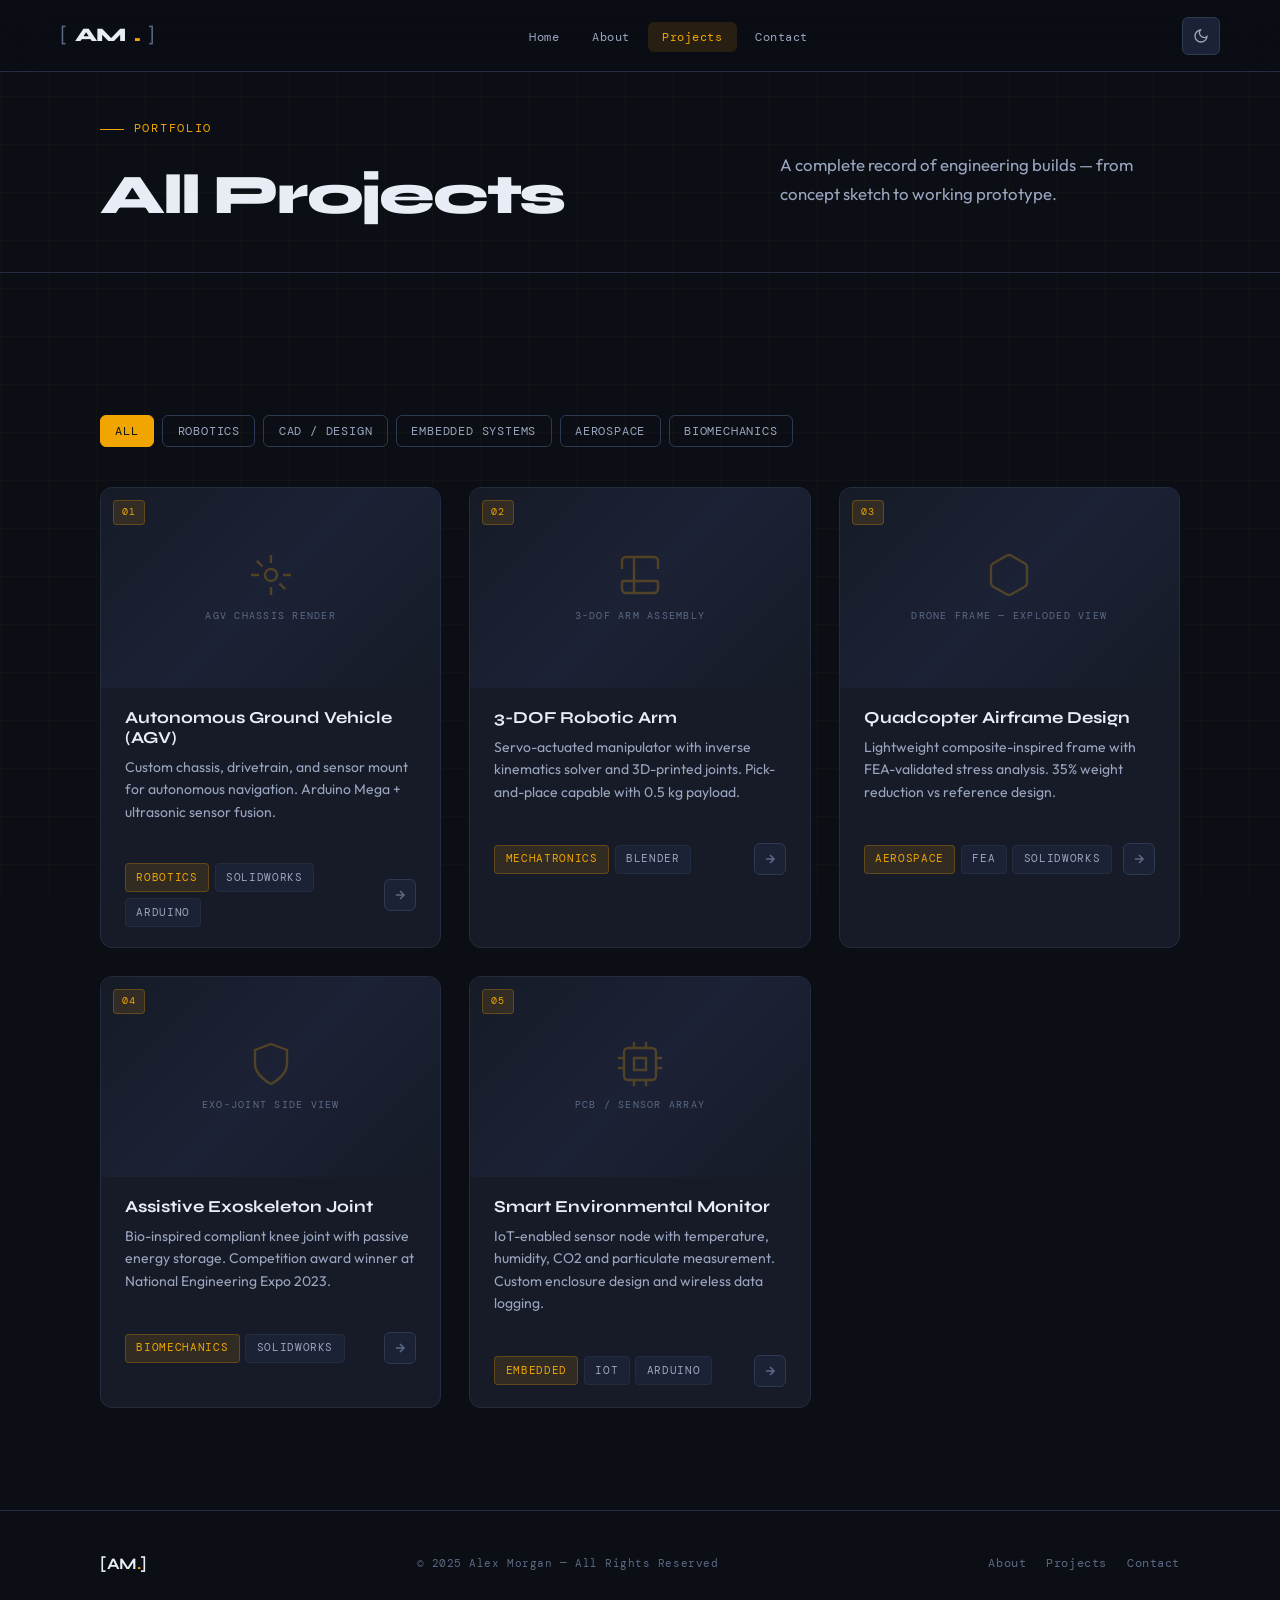
<file: projects.html>
<!DOCTYPE html>
<html lang="en">
<head>
  <meta charset="UTF-8" />
  <meta name="viewport" content="width=device-width, initial-scale=1.0" />
  <title>Projects — Alex Morgan</title>
  <link rel="stylesheet" href="style.css" />
  <link rel="preconnect" href="https://fonts.googleapis.com" />
  <link rel="preconnect" href="https://fonts.gstatic.com" crossorigin />
</head>
<body>

  <div id="scroll-bar"></div>

  <nav>
    <div class="nav-inner">
      <a href="index.html" class="nav-logo">
        <span class="bracket">[</span>AM<span>.</span><span class="bracket">]</span>
      </a>
      <ul class="nav-links">
        <li><a href="index.html">Home</a></li>
        <li><a href="about.html">About</a></li>
        <li><a href="projects.html">Projects</a></li>
        <li><a href="contact.html">Contact</a></li>
      </ul>
      <div class="nav-actions">
        <button class="theme-toggle" aria-label="Toggle theme">
          <svg width="16" height="16" viewBox="0 0 24 24" fill="none" stroke="currentColor" stroke-width="2"><path d="M21 12.79A9 9 0 1 1 11.21 3 7 7 0 0 0 21 12.79z"/></svg>
        </button>
        <button class="hamburger" aria-label="Open menu">
          <span></span><span></span><span></span>
        </button>
      </div>
    </div>
  </nav>

  <div class="mobile-menu">
    <a href="index.html">Home</a>
    <a href="about.html">About</a>
    <a href="projects.html">Projects</a>
    <a href="contact.html">Contact</a>
  </div>

  <main>
    <div class="page-hero">
      <div class="container">
        <div class="page-hero-inner fade-in">
          <div>
            <div class="section-label">Portfolio</div>
            <h1>All Projects</h1>
          </div>
          <p class="section-sub" style="max-width:400px; margin:0;">
            A complete record of engineering builds — from concept sketch to working prototype.
          </p>
        </div>
      </div>
    </div>

    <section>
      <div class="container">

        <!-- FILTER BAR -->
        <div class="filter-bar fade-in">
          <button class="filter-btn active" data-filter="all">All</button>
          <button class="filter-btn" data-filter="robotics">Robotics</button>
          <button class="filter-btn" data-filter="cad">CAD / Design</button>
          <button class="filter-btn" data-filter="embedded">Embedded Systems</button>
          <button class="filter-btn" data-filter="aerospace">Aerospace</button>
          <button class="filter-btn" data-filter="biomech">Biomechanics</button>
        </div>

        <!-- PROJECTS GRID -->
        <div class="projects-grid-full">

          <article class="project-card fade-in" data-category="robotics embedded">
            <div class="card-img">
              <div class="placeholder-img">
                <svg width="48" height="48" viewBox="0 0 24 24" fill="none" stroke="currentColor" stroke-width="1.2"><circle cx="12" cy="12" r="3"/><path d="M12 2v4M12 18v4M4.93 4.93l2.83 2.83M16.24 16.24l2.83 2.83M2 12h4M18 12h4"/></svg>
                <span>AGV Chassis Render</span>
              </div>
              <span class="card-num">01</span>
            </div>
            <div class="card-body">
              <h3>Autonomous Ground Vehicle (AGV)</h3>
              <p>Custom chassis, drivetrain, and sensor mount for autonomous navigation. Arduino Mega + ultrasonic sensor fusion.</p>
            </div>
            <div class="card-footer">
              <div class="card-tags">
                <span class="tag accent">Robotics</span>
                <span class="tag">SolidWorks</span>
                <span class="tag">Arduino</span>
              </div>
              <a href="project-detail.html" class="card-arrow" aria-label="View project">
                <svg width="14" height="14" viewBox="0 0 24 24" fill="none" stroke="currentColor" stroke-width="2.5"><path d="M5 12h14M12 5l7 7-7 7"/></svg>
              </a>
            </div>
          </article>

          <article class="project-card fade-in" data-category="robotics cad embedded">
            <div class="card-img">
              <div class="placeholder-img">
                <svg width="48" height="48" viewBox="0 0 24 24" fill="none" stroke="currentColor" stroke-width="1.2"><path d="M9 3H5a2 2 0 0 0-2 2v4m6-6h10a2 2 0 0 1 2 2v4M9 3v18m0 0h10a2 2 0 0 0 2-2v-4M9 21H5a2 2 0 0 1-2-2v-4m0 0h18"/></svg>
                <span>3-DOF Arm Assembly</span>
              </div>
              <span class="card-num">02</span>
            </div>
            <div class="card-body">
              <h3>3-DOF Robotic Arm</h3>
              <p>Servo-actuated manipulator with inverse kinematics solver and 3D-printed joints. Pick-and-place capable with 0.5 kg payload.</p>
            </div>
            <div class="card-footer">
              <div class="card-tags">
                <span class="tag accent">Mechatronics</span>
                <span class="tag">Blender</span>
              </div>
              <a href="project-detail.html" class="card-arrow" aria-label="View project">
                <svg width="14" height="14" viewBox="0 0 24 24" fill="none" stroke="currentColor" stroke-width="2.5"><path d="M5 12h14M12 5l7 7-7 7"/></svg>
              </a>
            </div>
          </article>

          <article class="project-card fade-in" data-category="aerospace cad">
            <div class="card-img">
              <div class="placeholder-img">
                <svg width="48" height="48" viewBox="0 0 24 24" fill="none" stroke="currentColor" stroke-width="1.2"><path d="M21 16V8a2 2 0 0 0-1-1.73l-7-4a2 2 0 0 0-2 0l-7 4A2 2 0 0 0 3 8v8a2 2 0 0 0 1 1.73l7 4a2 2 0 0 0 2 0l7-4A2 2 0 0 0 21 16z"/></svg>
                <span>Drone Frame — Exploded View</span>
              </div>
              <span class="card-num">03</span>
            </div>
            <div class="card-body">
              <h3>Quadcopter Airframe Design</h3>
              <p>Lightweight composite-inspired frame with FEA-validated stress analysis. 35% weight reduction vs reference design.</p>
            </div>
            <div class="card-footer">
              <div class="card-tags">
                <span class="tag accent">Aerospace</span>
                <span class="tag">FEA</span>
                <span class="tag">SolidWorks</span>
              </div>
              <a href="project-detail.html" class="card-arrow" aria-label="View project">
                <svg width="14" height="14" viewBox="0 0 24 24" fill="none" stroke="currentColor" stroke-width="2.5"><path d="M5 12h14M12 5l7 7-7 7"/></svg>
              </a>
            </div>
          </article>

          <article class="project-card fade-in" data-category="biomech cad">
            <div class="card-img">
              <div class="placeholder-img">
                <svg width="48" height="48" viewBox="0 0 24 24" fill="none" stroke="currentColor" stroke-width="1.2"><path d="M12 22s8-4 8-10V5l-8-3-8 3v7c0 6 8 10 8 10z"/></svg>
                <span>Exo-Joint Side View</span>
              </div>
              <span class="card-num">04</span>
            </div>
            <div class="card-body">
              <h3>Assistive Exoskeleton Joint</h3>
              <p>Bio-inspired compliant knee joint with passive energy storage. Competition award winner at National Engineering Expo 2023.</p>
            </div>
            <div class="card-footer">
              <div class="card-tags">
                <span class="tag accent">Biomechanics</span>
                <span class="tag">SolidWorks</span>
              </div>
              <a href="project-detail.html" class="card-arrow" aria-label="View project">
                <svg width="14" height="14" viewBox="0 0 24 24" fill="none" stroke="currentColor" stroke-width="2.5"><path d="M5 12h14M12 5l7 7-7 7"/></svg>
              </a>
            </div>
          </article>

          <article class="project-card fade-in" data-category="embedded robotics">
            <div class="card-img">
              <div class="placeholder-img">
                <svg width="48" height="48" viewBox="0 0 24 24" fill="none" stroke="currentColor" stroke-width="1.2"><rect x="4" y="4" width="16" height="16" rx="2"/><rect x="9" y="9" width="6" height="6"/><line x1="9" y1="1" x2="9" y2="4"/><line x1="15" y1="1" x2="15" y2="4"/><line x1="9" y1="20" x2="9" y2="23"/><line x1="15" y1="20" x2="15" y2="23"/><line x1="20" y1="9" x2="23" y2="9"/><line x1="20" y1="14" x2="23" y2="14"/><line x1="1" y1="9" x2="4" y2="9"/><line x1="1" y1="14" x2="4" y2="14"/></svg>
                <span>PCB / Sensor Array</span>
              </div>
              <span class="card-num">05</span>
            </div>
            <div class="card-body">
              <h3>Smart Environmental Monitor</h3>
              <p>IoT-enabled sensor node with temperature, humidity, CO2 and particulate measurement. Custom enclosure design and wireless data logging.</p>
            </div>
            <div class="card-footer">
              <div class="card-tags">
                <span class="tag accent">Embedded</span>
                <span class="tag">IoT</span>
                <span class="tag">Arduino</span>
              </div>
              <a href="project-detail.html" class="card-arrow" aria-label="View project">
                <svg width="14" height="14" viewBox="0 0 24 24" fill="none" stroke="currentColor" stroke-width="2.5"><path d="M5 12h14M12 5l7 7-7 7"/></svg>
              </a>
            </div>
          </article>

          <article class="project-card fade-in" data-category="cad robotics">
            <div class="card-img">
              <div class="placeholder-img">
                <svg width="48" height="48" viewBox="0 0 24 24" fill="none" stroke="currentColor" stroke-width="1.2"><path d="M12 2a7 7 0 1 1 0 14A7 7 0 0 1 12 2zm0 3v4l3 3"/><path d="M5 19l-2 2M19 19l2 2M12 22v-2"/></svg>
                <span>Soft Gripper Render</span>
              </div>
              <span class="card-num">06</span>
            </div>
            <div class="card-body">
              <h3>Bio-Inspired Soft Gripper</h3>
              <p>Final-year design project: silicone-based pneumatic soft gripper inspired by octopus tentacles. Handles fragile objects without pressure sensors.</p>
            </div>
            <div class="card-footer">
              <div class="card-tags">
                <span class="tag accent">Soft Robotics</span>
                <span class="tag">Blender</span>
              </div>
              <a href="project-detail.html" class="card-arrow" aria-label="View project">
                <svg width="14" height="14" viewBox="0 0 24 24" fill="none" stroke="currentColor" stroke-width="2.5"><path d="M5 12h14M12 5l7 7-7 7"/></svg>
              </a>
            </div>
          </article>

        </div>
      </div>
    </section>
  </main>

  <footer>
    <div class="container">
      <div class="footer-inner">
        <div class="footer-logo">[AM<span>.</span>]</div>
        <p class="footer-copy">© 2025 Alex Morgan — All Rights Reserved</p>
        <div class="footer-links">
          <a href="about.html">About</a>
          <a href="projects.html">Projects</a>
          <a href="contact.html">Contact</a>
        </div>
      </div>
    </div>
  </footer>

  <script src="main.js"></script>
</body>
</html>
</file>
<file: style.css>
/* ============================================================
   PORTFOLIO — MECHANICAL DESIGN & ROBOTICS ENGINEER
   Aesthetic: Industrial Precision / Blueprint
   ============================================================ */

@import url('https://fonts.googleapis.com/css2?family=Syne:wght@400;500;600;700;800&family=DM+Mono:ital,wght@0,300;0,400;0,500;1,300&family=Outfit:wght@300;400;500;600&display=swap');

/* ── CSS VARIABLES ─────────────────────────────────────────── */
:root {
  --bg:         #0b0e14;
  --bg-2:       #10141d;
  --bg-3:       #161b27;
  --surface:    #1c2235;
  --border:     #242c40;
  --border-2:   #2e3a52;
  --accent:     #f0a500;
  --accent-2:   #ffc233;
  --accent-dim: rgba(240,165,0,0.12);
  --text:       #e8ecf4;
  --text-2:     #9aa5bf;
  --text-3:     #5c6a85;
  --white:      #ffffff;
  --red:        #e05454;
  --green:      #4ecb8d;

  --font-display: 'Syne', sans-serif;
  --font-body:    'Outfit', sans-serif;
  --font-mono:    'DM Mono', monospace;

  --radius:   6px;
  --radius-lg:12px;
  --shadow:   0 4px 24px rgba(0,0,0,0.4);
  --shadow-lg:0 12px 48px rgba(0,0,0,0.6);

  --nav-h: 72px;
  --max-w: 1160px;
  --ease:  cubic-bezier(0.25, 0.46, 0.45, 0.94);
}

/* ── LIGHT MODE ─────────────────────────────────────────────── */
body.light {
  --bg:         #f2f4f8;
  --bg-2:       #e8ebf2;
  --bg-3:       #dde2ec;
  --surface:    #ffffff;
  --border:     #c8d0e0;
  --border-2:   #b0bbd0;
  --accent:     #d48f00;
  --accent-2:   #f0a500;
  --accent-dim: rgba(212,143,0,0.1);
  --text:       #1a2035;
  --text-2:     #4a5570;
  --text-3:     #8090aa;
}

/* ── RESET ──────────────────────────────────────────────────── */
*, *::before, *::after { box-sizing: border-box; margin: 0; padding: 0; }
html { scroll-behavior: smooth; font-size: 16px; }
body {
  font-family: var(--font-body);
  background: var(--bg);
  color: var(--text);
  line-height: 1.6;
  overflow-x: hidden;
  transition: background 0.3s var(--ease), color 0.3s var(--ease);
}
img { display: block; max-width: 100%; }
a  { color: inherit; text-decoration: none; }
ul { list-style: none; }
button { cursor: pointer; border: none; background: none; font-family: inherit; }

/* ── SCROLL PROGRESS BAR ────────────────────────────────────── */
#scroll-bar {
  position: fixed; top: 0; left: 0; z-index: 9999;
  height: 3px; width: 0%;
  background: linear-gradient(90deg, var(--accent), var(--accent-2));
  transition: width 0.1s linear;
}

/* ── GRID OVERLAY (decorative) ──────────────────────────────── */
body::before {
  content: '';
  position: fixed; inset: 0; z-index: 0; pointer-events: none;
  background-image:
    linear-gradient(rgba(240,165,0,0.03) 1px, transparent 1px),
    linear-gradient(90deg, rgba(240,165,0,0.03) 1px, transparent 1px);
  background-size: 48px 48px;
}

/* ── NAVIGATION ─────────────────────────────────────────────── */
nav {
  position: fixed; top: 0; left: 0; right: 0; z-index: 1000;
  height: var(--nav-h);
  display: flex; align-items: center;
  padding: 0 clamp(1.5rem, 5vw, 3rem);
  background: rgba(11,14,20,0.85);
  backdrop-filter: blur(20px) saturate(1.4);
  border-bottom: 1px solid var(--border);
  transition: background 0.3s var(--ease), border-color 0.3s;
}
body.light nav { background: rgba(242,244,248,0.92); }

.nav-inner {
  width: 100%; max-width: var(--max-w);
  margin: 0 auto;
  display: flex; align-items: center; justify-content: space-between;
}

.nav-logo {
  font-family: var(--font-display);
  font-weight: 800; font-size: 1.2rem;
  letter-spacing: -0.02em;
  display: flex; align-items: center; gap: 0.5rem;
}
.nav-logo span { color: var(--accent); }
.nav-logo .bracket { color: var(--text-3); font-weight: 400; }

.nav-links {
  display: flex; align-items: center; gap: 0.25rem;
}
.nav-links a {
  font-family: var(--font-mono);
  font-size: 0.78rem; font-weight: 400;
  color: var(--text-2);
  padding: 0.45rem 0.9rem;
  border-radius: var(--radius);
  transition: color 0.2s, background 0.2s;
  letter-spacing: 0.04em;
}
.nav-links a:hover, .nav-links a.active {
  color: var(--accent); background: var(--accent-dim);
}

.nav-actions { display: flex; align-items: center; gap: 0.75rem; }

.theme-toggle {
  width: 38px; height: 38px;
  border-radius: var(--radius);
  border: 1px solid var(--border-2);
  background: var(--surface);
  color: var(--text-2);
  font-size: 1rem;
  display: flex; align-items: center; justify-content: center;
  transition: border-color 0.2s, color 0.2s, background 0.2s;
}
.theme-toggle:hover { border-color: var(--accent); color: var(--accent); }

.hamburger {
  display: none;
  flex-direction: column; gap: 5px;
  width: 38px; height: 38px;
  align-items: center; justify-content: center;
  border-radius: var(--radius);
  border: 1px solid var(--border-2);
  background: var(--surface);
}
.hamburger span {
  display: block; width: 18px; height: 2px;
  background: var(--text-2);
  transition: transform 0.3s, opacity 0.3s, background 0.2s;
}
.hamburger.open span:nth-child(1) { transform: translateY(7px) rotate(45deg); }
.hamburger.open span:nth-child(2) { opacity: 0; }
.hamburger.open span:nth-child(3) { transform: translateY(-7px) rotate(-45deg); }

.mobile-menu {
  display: none;
  position: fixed; top: var(--nav-h); left: 0; right: 0; z-index: 999;
  background: var(--bg-2);
  border-bottom: 1px solid var(--border);
  padding: 1rem 1.5rem 1.5rem;
  flex-direction: column; gap: 0.25rem;
}
.mobile-menu.open { display: flex; }
.mobile-menu a {
  font-family: var(--font-mono); font-size: 0.85rem; color: var(--text-2);
  padding: 0.6rem 0.75rem; border-radius: var(--radius);
  transition: color 0.2s, background 0.2s;
}
.mobile-menu a:hover { color: var(--accent); background: var(--accent-dim); }

/* ── LAYOUT WRAPPERS ────────────────────────────────────────── */
main { padding-top: var(--nav-h); position: relative; z-index: 1; }
.container { max-width: var(--max-w); margin: 0 auto; padding: 0 clamp(1.25rem, 5vw, 2.5rem); }
section { padding: clamp(4rem, 8vw, 7rem) 0; }

/* ── SECTION HEADERS ────────────────────────────────────────── */
.section-label {
  font-family: var(--font-mono); font-size: 0.72rem;
  color: var(--accent); letter-spacing: 0.15em; text-transform: uppercase;
  display: flex; align-items: center; gap: 0.6rem; margin-bottom: 0.75rem;
}
.section-label::before {
  content: ''; display: block; width: 24px; height: 1px; background: var(--accent);
}
.section-title {
  font-family: var(--font-display);
  font-size: clamp(2rem, 4.5vw, 3rem);
  font-weight: 700; line-height: 1.1; letter-spacing: -0.03em;
  color: var(--text); margin-bottom: 1.25rem;
}
.section-sub {
  font-size: 1.05rem; color: var(--text-2); max-width: 540px; line-height: 1.7;
}

/* ── BUTTONS ─────────────────────────────────────────────────── */
.btn {
  display: inline-flex; align-items: center; gap: 0.5rem;
  font-family: var(--font-mono); font-size: 0.8rem;
  font-weight: 500; letter-spacing: 0.05em;
  padding: 0.75rem 1.5rem; border-radius: var(--radius);
  transition: all 0.25s var(--ease);
  text-transform: uppercase;
}
.btn-primary {
  background: var(--accent); color: #0b0e14;
  border: 1px solid var(--accent);
}
.btn-primary:hover {
  background: var(--accent-2); border-color: var(--accent-2);
  transform: translateY(-2px); box-shadow: 0 8px 24px rgba(240,165,0,0.35);
}
.btn-outline {
  background: transparent; color: var(--text);
  border: 1px solid var(--border-2);
}
.btn-outline:hover {
  border-color: var(--accent); color: var(--accent); background: var(--accent-dim);
  transform: translateY(-2px);
}
.btn svg { width: 14px; height: 14px; }

/* ── TAGS ────────────────────────────────────────────────────── */
.tag {
  font-family: var(--font-mono); font-size: 0.68rem; letter-spacing: 0.06em;
  padding: 0.3rem 0.65rem; border-radius: 4px;
  background: var(--surface); color: var(--text-2);
  border: 1px solid var(--border);
  text-transform: uppercase; white-space: nowrap;
}
.tag.accent { background: var(--accent-dim); color: var(--accent); border-color: rgba(240,165,0,0.25); }

/* ── FADE-IN ANIMATION ──────────────────────────────────────── */
.fade-in {
  opacity: 0; transform: translateY(28px);
  transition: opacity 0.65s var(--ease), transform 0.65s var(--ease);
}
.fade-in.visible { opacity: 1; transform: translateY(0); }

/* ── DIVIDER ─────────────────────────────────────────────────── */
hr.divider {
  border: none; border-top: 1px solid var(--border);
  margin: 0;
}

/* ============================================================
   HOME — HERO
   ============================================================ */
.hero {
  min-height: calc(100vh - var(--nav-h));
  display: flex; align-items: center;
  position: relative; overflow: hidden;
  padding: 5rem 0;
}

/* blueprint corner decorations */
.hero::before, .hero::after {
  content: ''; position: absolute; pointer-events: none;
}
.hero::before {
  top: 60px; right: 80px;
  width: 340px; height: 340px;
  border-radius: 50%;
  background: radial-gradient(circle, rgba(240,165,0,0.06) 0%, transparent 70%);
}
.hero::after {
  bottom: 80px; left: -60px;
  width: 300px; height: 300px;
  border-radius: 50%;
  background: radial-gradient(circle, rgba(78,203,141,0.04) 0%, transparent 70%);
}

.hero-inner {
  display: grid; grid-template-columns: 1fr 1fr;
  gap: 4rem; align-items: center;
}

.hero-label {
  font-family: var(--font-mono); font-size: 0.72rem;
  color: var(--accent); letter-spacing: 0.15em; text-transform: uppercase;
  display: flex; align-items: center; gap: 0.6rem;
  margin-bottom: 1.25rem;
}
.hero-label .dot {
  width: 8px; height: 8px; border-radius: 50%;
  background: var(--accent);
  box-shadow: 0 0 10px var(--accent);
  animation: pulse 2s infinite;
}
@keyframes pulse {
  0%,100% { opacity:1; transform:scale(1); }
  50%      { opacity:0.5; transform:scale(1.3); }
}

.hero-name {
  font-family: var(--font-display);
  font-size: clamp(2.8rem, 6vw, 5.2rem);
  font-weight: 800; line-height: 1.0; letter-spacing: -0.04em;
  margin-bottom: 0.5rem;
}
.hero-name em { font-style: normal; color: var(--accent); }

.hero-title {
  font-family: var(--font-mono); font-size: 0.95rem;
  color: var(--text-2); letter-spacing: 0.05em;
  margin-bottom: 1.5rem;
}
.hero-title span { color: var(--text-3); margin: 0 0.4rem; }

.hero-bio {
  font-size: 1.05rem; color: var(--text-2); line-height: 1.75;
  max-width: 460px; margin-bottom: 2.25rem;
}

.hero-ctas { display: flex; gap: 0.75rem; flex-wrap: wrap; }

.hero-stats {
  display: flex; gap: 2rem; margin-top: 3rem;
  padding-top: 2rem; border-top: 1px solid var(--border);
}
.hero-stat-num {
  font-family: var(--font-display); font-size: 2rem;
  font-weight: 700; color: var(--accent); line-height: 1;
}
.hero-stat-label {
  font-family: var(--font-mono); font-size: 0.7rem;
  color: var(--text-3); letter-spacing: 0.08em;
  text-transform: uppercase; margin-top: 0.25rem;
}

/* right side: engineering card */
.hero-visual {
  display: flex; justify-content: center; align-items: center;
}
.hero-card {
  width: 100%; max-width: 420px;
  background: var(--bg-3);
  border: 1px solid var(--border);
  border-radius: var(--radius-lg);
  overflow: hidden;
  box-shadow: var(--shadow-lg);
  position: relative;
}
.hero-card-img {
  width: 100%; height: 280px;
  background: var(--surface);
  position: relative; overflow: hidden;
}
.hero-card-img .placeholder-img {
  width: 100%; height: 100%;
  display: flex; flex-direction: column;
  align-items: center; justify-content: center;
  gap: 0.75rem;
  background: linear-gradient(135deg, var(--bg-3) 0%, var(--surface) 100%);
}
.hero-card-img .placeholder-img svg {
  opacity: 0.3; color: var(--accent);
}
.hero-card-img .placeholder-img span {
  font-family: var(--font-mono); font-size: 0.7rem;
  color: var(--text-3); letter-spacing: 0.1em; text-transform: uppercase;
}
.hero-card-body { padding: 1.25rem 1.5rem 1.5rem; }
.hero-card-body h3 {
  font-family: var(--font-display); font-size: 1.1rem;
  font-weight: 700; margin-bottom: 0.4rem;
}
.hero-card-body p {
  font-size: 0.85rem; color: var(--text-2); line-height: 1.5; margin-bottom: 0.85rem;
}
.hero-card-tags { display: flex; gap: 0.4rem; flex-wrap: wrap; }

/* corner bracket decoration */
.corner-br {
  position: absolute; bottom: 0; right: 0;
  width: 40px; height: 40px;
  border-bottom: 2px solid var(--accent);
  border-right: 2px solid var(--accent);
  border-radius: 0 0 var(--radius-lg) 0;
}

/* ── FEATURED PROJECTS ──────────────────────────────────────── */
.featured-header {
  display: flex; align-items: flex-end; justify-content: space-between;
  margin-bottom: 3rem; flex-wrap: wrap; gap: 1rem;
}

.projects-grid {
  display: grid;
  grid-template-columns: repeat(auto-fill, minmax(300px, 1fr));
  gap: 1.5rem;
}

.project-card {
  background: var(--bg-3);
  border: 1px solid var(--border);
  border-radius: var(--radius-lg);
  overflow: hidden;
  transition: border-color 0.3s, transform 0.3s var(--ease), box-shadow 0.3s;
  position: relative;
}
.project-card:hover {
  border-color: var(--accent);
  transform: translateY(-6px);
  box-shadow: 0 20px 48px rgba(0,0,0,0.4), 0 0 0 1px rgba(240,165,0,0.15);
}

.card-img {
  width: 100%; height: 200px;
  background: var(--surface);
  position: relative; overflow: hidden;
}
.card-img .placeholder-img {
  width:100%; height:100%;
  display:flex; flex-direction:column;
  align-items:center; justify-content:center; gap:0.6rem;
  background: linear-gradient(135deg, var(--bg-3) 0%, var(--surface) 50%, var(--bg-3) 100%);
}
.card-img .placeholder-img svg { opacity:0.25; color:var(--accent); }
.card-img .placeholder-img span {
  font-family:var(--font-mono); font-size:0.65rem;
  color:var(--text-3); letter-spacing:0.12em; text-transform:uppercase;
}

.card-num {
  position: absolute; top: 0.75rem; left: 0.75rem;
  font-family: var(--font-mono); font-size: 0.65rem;
  color: var(--accent); background: var(--accent-dim);
  border: 1px solid rgba(240,165,0,0.25);
  padding: 0.2rem 0.5rem; border-radius: 4px; letter-spacing: 0.1em;
}

.card-body { padding: 1.25rem 1.5rem 1.5rem; }
.card-body h3 {
  font-family: var(--font-display); font-size: 1.05rem;
  font-weight: 700; margin-bottom: 0.5rem; line-height: 1.2;
}
.card-body p {
  font-size: 0.875rem; color: var(--text-2); line-height: 1.6; margin-bottom: 1rem;
}
.card-footer {
  padding: 0 1.5rem 1.25rem;
  display: flex; align-items: center; justify-content: space-between;
}
.card-tags { display:flex; gap:0.35rem; flex-wrap:wrap; }
.card-arrow {
  width: 32px; height: 32px; border-radius: var(--radius);
  border: 1px solid var(--border-2); background: var(--surface);
  color: var(--text-3);
  display: flex; align-items: center; justify-content: center;
  flex-shrink: 0;
  transition: border-color 0.2s, color 0.2s, background 0.2s, transform 0.2s;
}
.project-card:hover .card-arrow {
  border-color: var(--accent); color: var(--accent); background: var(--accent-dim);
  transform: rotate(-45deg);
}

/* ── SKILLS ─────────────────────────────────────────────────── */
.skills-wrap {
  display: grid;
  grid-template-columns: repeat(auto-fill, minmax(260px, 1fr));
  gap: 1.25rem;
  margin-top: 3rem;
}
.skill-card {
  background: var(--bg-3); border: 1px solid var(--border);
  border-radius: var(--radius-lg); padding: 1.5rem;
  transition: border-color 0.3s, transform 0.3s var(--ease);
  position: relative; overflow: hidden;
}
.skill-card::before {
  content: '';
  position: absolute; bottom: 0; left: 0; right: 0; height: 2px;
  background: linear-gradient(90deg, var(--accent), transparent);
  opacity: 0; transition: opacity 0.3s;
}
.skill-card:hover { border-color: var(--border-2); transform: translateY(-4px); }
.skill-card:hover::before { opacity: 1; }

.skill-icon {
  width: 44px; height: 44px; border-radius: var(--radius);
  background: var(--accent-dim); border: 1px solid rgba(240,165,0,0.2);
  display: flex; align-items: center; justify-content: center;
  color: var(--accent); margin-bottom: 1rem;
}
.skill-card h3 {
  font-family: var(--font-display); font-size: 1rem;
  font-weight: 700; margin-bottom: 0.5rem;
}
.skill-card p {
  font-size: 0.85rem; color: var(--text-2); line-height: 1.6; margin-bottom: 1rem;
}
.skill-tools { display: flex; gap: 0.35rem; flex-wrap: wrap; }

/* ── ABOUT PAGE ─────────────────────────────────────────────── */
.about-grid {
  display: grid; grid-template-columns: 1fr 1.5fr;
  gap: 4rem; align-items: start;
}
.about-portrait {
  position: relative; aspect-ratio: 4/5;
  background: var(--bg-3); border: 1px solid var(--border);
  border-radius: var(--radius-lg); overflow: hidden;
}
.about-portrait .placeholder-img {
  width:100%; height:100%;
  display:flex; flex-direction:column;
  align-items:center; justify-content:center; gap:0.75rem;
  background: linear-gradient(160deg, var(--surface) 0%, var(--bg-3) 100%);
}
.about-portrait .placeholder-img svg { opacity:0.2; color:var(--accent); }
.about-portrait .placeholder-img span {
  font-family:var(--font-mono); font-size:0.7rem;
  color:var(--text-3); letter-spacing:0.1em; text-transform:uppercase;
}
.portrait-accent {
  position:absolute; bottom:-2px; left:-2px;
  width:60px; height:60px;
  border-left:2px solid var(--accent); border-bottom:2px solid var(--accent);
  border-radius:0 0 0 var(--radius-lg);
}
.portrait-accent-tr {
  position:absolute; top:-2px; right:-2px;
  width:60px; height:60px;
  border-right:2px solid var(--accent); border-top:2px solid var(--accent);
  border-radius:0 var(--radius-lg) 0 0;
}

.about-content h1 {
  font-family: var(--font-display); font-size: clamp(2rem,4vw,3rem);
  font-weight: 800; letter-spacing: -0.03em; line-height: 1.1;
  margin-bottom: 0.5rem;
}
.about-content .subtitle {
  font-family: var(--font-mono); font-size: 0.85rem;
  color: var(--accent); letter-spacing: 0.05em; margin-bottom: 1.5rem;
}
.about-content p {
  font-size: 1rem; color: var(--text-2); line-height: 1.8;
  margin-bottom: 1.25rem;
}
.about-content p strong { color: var(--text); font-weight: 600; }

.about-highlights {
  display: grid; grid-template-columns: 1fr 1fr;
  gap: 1rem; margin: 2rem 0;
}
.highlight-item {
  background: var(--bg-3); border: 1px solid var(--border);
  border-radius: var(--radius); padding: 1rem 1.25rem;
}
.highlight-item .hl-num {
  font-family: var(--font-display); font-size: 1.75rem;
  font-weight: 700; color: var(--accent); line-height: 1;
}
.highlight-item .hl-label {
  font-family: var(--font-mono); font-size: 0.68rem;
  color: var(--text-3); letter-spacing: 0.08em; text-transform: uppercase;
  margin-top: 0.2rem;
}

.timeline { margin-top: 3rem; }
.timeline-title {
  font-family: var(--font-display); font-size: 1.1rem;
  font-weight: 700; margin-bottom: 1.5rem;
}
.tl-item {
  display: flex; gap: 1.25rem;
  padding-bottom: 1.5rem;
  position: relative;
}
.tl-item::before {
  content: '';
  position: absolute; left: 11px; top: 24px; bottom: 0;
  width: 1px; background: var(--border);
}
.tl-item:last-child::before { display: none; }
.tl-dot {
  width: 24px; height: 24px; border-radius: 50%;
  border: 2px solid var(--accent); background: var(--accent-dim);
  flex-shrink: 0; margin-top: 0.1rem;
}
.tl-content h4 {
  font-family: var(--font-display); font-size: 0.95rem;
  font-weight: 700; margin-bottom: 0.15rem;
}
.tl-content .tl-date {
  font-family: var(--font-mono); font-size: 0.68rem;
  color: var(--accent); letter-spacing: 0.08em; margin-bottom: 0.4rem;
}
.tl-content p {
  font-size: 0.875rem; color: var(--text-2); line-height: 1.6; margin: 0;
}

/* ── PROJECTS PAGE ──────────────────────────────────────────── */
.page-hero {
  padding: 3rem 0 2rem;
  border-bottom: 1px solid var(--border);
}
.page-hero-inner {
  display: flex; align-items: center; justify-content: space-between;
  flex-wrap: wrap; gap: 1.5rem;
}
.page-hero h1 {
  font-family: var(--font-display); font-size: clamp(2rem,5vw,3.5rem);
  font-weight: 800; letter-spacing: -0.04em;
}

.filter-bar {
  display: flex; gap: 0.5rem; flex-wrap: wrap; margin: 2.5rem 0;
}
.filter-btn {
  font-family: var(--font-mono); font-size: 0.72rem;
  letter-spacing: 0.07em; text-transform: uppercase;
  padding: 0.45rem 0.9rem; border-radius: var(--radius);
  border: 1px solid var(--border-2);
  background: transparent; color: var(--text-2);
  transition: all 0.2s;
}
.filter-btn:hover, .filter-btn.active {
  background: var(--accent); color: #0b0e14; border-color: var(--accent);
}

.projects-grid-full {
  display: grid;
  grid-template-columns: repeat(auto-fill, minmax(320px, 1fr));
  gap: 1.75rem;
}

/* ── PROJECT DETAIL PAGE ────────────────────────────────────── */
.breadcrumb {
  padding: 1.5rem 0;
  display: flex; align-items: center; gap: 0.5rem;
  font-family: var(--font-mono); font-size: 0.72rem; color: var(--text-3);
}
.breadcrumb a { color: var(--text-3); transition: color 0.2s; }
.breadcrumb a:hover { color: var(--accent); }
.breadcrumb .sep { color: var(--text-3); }
.breadcrumb .current { color: var(--text-2); }

.project-hero {
  padding: 2rem 0 3rem;
  border-bottom: 1px solid var(--border);
}
.project-hero-meta {
  display: flex; align-items: center; gap: 0.75rem;
  margin-bottom: 1.25rem; flex-wrap: wrap;
}
.project-hero h1 {
  font-family: var(--font-display);
  font-size: clamp(2rem,5vw,3.5rem);
  font-weight: 800; letter-spacing: -0.04em; line-height: 1.05;
  max-width: 800px; margin-bottom: 1rem;
}
.project-hero p {
  font-size: 1.1rem; color: var(--text-2); line-height: 1.75;
  max-width: 680px; margin-bottom: 1.75rem;
}
.project-hero-footer {
  display: flex; align-items: center; gap: 1.5rem; flex-wrap: wrap;
}
.meta-item {
  display: flex; align-items: center; gap: 0.5rem;
}
.meta-item .meta-label {
  font-family: var(--font-mono); font-size: 0.68rem;
  color: var(--text-3); letter-spacing: 0.1em; text-transform: uppercase;
}
.meta-item .meta-val {
  font-family: var(--font-mono); font-size: 0.8rem; color: var(--text);
}

/* hero image */
.project-cover {
  width: 100%; height: clamp(280px, 40vw, 520px);
  background: var(--bg-3); border: 1px solid var(--border);
  border-radius: var(--radius-lg); overflow: hidden;
  margin: 2.5rem 0;
  position: relative;
}
.project-cover .placeholder-img {
  width:100%;height:100%;
  display:flex;flex-direction:column;
  align-items:center;justify-content:center;gap:1rem;
  background:linear-gradient(160deg, var(--surface) 0%, var(--bg-3) 60%,var(--surface)100%);
}
.project-cover .placeholder-img svg { opacity:0.2; color:var(--accent); }
.project-cover .placeholder-img span {
  font-family:var(--font-mono);font-size:0.75rem;
  color:var(--text-3);letter-spacing:0.12em;text-transform:uppercase;
}

/* detail layout */
.detail-grid {
  display: grid; grid-template-columns: 1fr 280px;
  gap: 3.5rem; align-items: start;
  margin-top: 3rem;
}
.detail-sidebar {
  position: sticky; top: calc(var(--nav-h) + 2rem);
}
.sidebar-box {
  background: var(--bg-3); border: 1px solid var(--border);
  border-radius: var(--radius-lg); padding: 1.25rem;
  margin-bottom: 1.25rem;
}
.sidebar-box h4 {
  font-family: var(--font-mono); font-size: 0.68rem;
  color: var(--text-3); letter-spacing: 0.12em;
  text-transform: uppercase; margin-bottom: 0.85rem;
  padding-bottom: 0.75rem; border-bottom: 1px solid var(--border);
}
.sidebar-box ul { display: flex; flex-direction: column; gap: 0.5rem; }
.sidebar-box ul li {
  font-size: 0.875rem; color: var(--text-2);
  display: flex; align-items: center; gap: 0.5rem;
}
.sidebar-box ul li::before {
  content: ''; width: 4px; height: 4px; border-radius: 50%;
  background: var(--accent); flex-shrink: 0;
}

/* section blocks */
.detail-section { margin-bottom: 3rem; }
.detail-section h2 {
  font-family: var(--font-display); font-size: 1.5rem;
  font-weight: 700; letter-spacing: -0.02em; margin-bottom: 1.25rem;
  display: flex; align-items: center; gap: 0.75rem;
}
.detail-section h2 .section-num {
  font-family: var(--font-mono); font-size: 0.72rem;
  color: var(--accent); background: var(--accent-dim);
  border: 1px solid rgba(240,165,0,0.25);
  padding: 0.2rem 0.5rem; border-radius: 4px; letter-spacing: 0.08em;
}
.detail-section p {
  font-size: 1rem; color: var(--text-2); line-height: 1.8;
  margin-bottom: 1rem;
}
.detail-section p strong { color: var(--text); }

/* image gallery */
.gallery {
  display: grid;
  grid-template-columns: repeat(auto-fill, minmax(240px, 1fr));
  gap: 1rem; margin: 1.5rem 0;
}
.gallery-item {
  background: var(--surface); border: 1px solid var(--border);
  border-radius: var(--radius); overflow: hidden;
  aspect-ratio: 4/3;
  transition: border-color 0.2s, transform 0.2s;
}
.gallery-item:hover { border-color: var(--accent); transform: scale(1.02); }
.gallery-item .placeholder-img {
  width:100%;height:100%;
  display:flex;flex-direction:column;
  align-items:center;justify-content:center;gap:0.5rem;
  background:linear-gradient(135deg,var(--bg-3) 0%,var(--surface) 100%);
}
.gallery-item .placeholder-img svg { opacity:0.2; color:var(--accent); }
.gallery-item .placeholder-img span {
  font-family:var(--font-mono);font-size:0.6rem;
  color:var(--text-3);letter-spacing:0.1em;text-transform:uppercase;
}

/* results metrics */
.metrics-grid {
  display: grid; grid-template-columns: repeat(auto-fill, minmax(160px, 1fr));
  gap: 1rem; margin: 1.5rem 0;
}
.metric-card {
  background: var(--bg-3); border: 1px solid var(--border);
  border-radius: var(--radius); padding: 1.25rem;
  text-align: center;
  transition: border-color 0.2s;
}
.metric-card:hover { border-color: var(--accent); }
.metric-value {
  font-family: var(--font-display); font-size: 2rem;
  font-weight: 700; color: var(--accent); line-height: 1;
}
.metric-label {
  font-family: var(--font-mono); font-size: 0.65rem;
  color: var(--text-3); letter-spacing: 0.1em;
  text-transform: uppercase; margin-top: 0.3rem;
}

/* lessons list */
.lessons-list {
  display: flex; flex-direction: column; gap: 0.75rem;
  margin: 1.25rem 0;
}
.lesson-item {
  display: flex; gap: 0.85rem;
  background: var(--bg-3); border: 1px solid var(--border);
  border-radius: var(--radius); padding: 1rem 1.25rem;
}
.lesson-icon {
  width: 28px; height: 28px; border-radius: var(--radius);
  background: var(--accent-dim);
  display: flex; align-items: center; justify-content: center;
  color: var(--accent); flex-shrink: 0; margin-top: 0.1rem;
}
.lesson-item p { font-size: 0.9rem; color: var(--text-2); line-height: 1.6; margin: 0; }

/* ── CONTACT PAGE ────────────────────────────────────────────── */
.contact-grid {
  display: grid; grid-template-columns: 1fr 1.5fr;
  gap: 4rem; align-items: start;
  margin-top: 3rem;
}
.contact-info h2 {
  font-family: var(--font-display); font-size: 1.5rem;
  font-weight: 700; margin-bottom: 1rem;
}
.contact-info p {
  font-size: 0.95rem; color: var(--text-2); line-height: 1.75; margin-bottom: 2rem;
}
.contact-links { display: flex; flex-direction: column; gap: 0.75rem; }
.contact-link {
  display: flex; align-items: center; gap: 0.85rem;
  padding: 0.85rem 1rem; border-radius: var(--radius);
  border: 1px solid var(--border); background: var(--bg-3);
  transition: border-color 0.2s, background 0.2s, transform 0.2s;
}
.contact-link:hover {
  border-color: var(--accent); background: var(--accent-dim);
  transform: translateX(4px);
}
.contact-link svg { color: var(--accent); flex-shrink: 0; }
.contact-link-info { display: flex; flex-direction: column; }
.contact-link-label {
  font-family: var(--font-mono); font-size: 0.65rem;
  color: var(--text-3); letter-spacing: 0.1em; text-transform: uppercase;
}
.contact-link-val { font-size: 0.9rem; color: var(--text); }

/* form */
.contact-form {
  background: var(--bg-3); border: 1px solid var(--border);
  border-radius: var(--radius-lg); padding: 2rem;
}
.contact-form h3 {
  font-family: var(--font-display); font-size: 1.15rem;
  font-weight: 700; margin-bottom: 1.5rem;
}
.form-row { display: grid; grid-template-columns: 1fr 1fr; gap: 1rem; }
.form-group { display: flex; flex-direction: column; gap: 0.4rem; margin-bottom: 1rem; }
.form-group label {
  font-family: var(--font-mono); font-size: 0.7rem;
  color: var(--text-3); letter-spacing: 0.08em; text-transform: uppercase;
}
.form-group input,
.form-group select,
.form-group textarea {
  font-family: var(--font-body); font-size: 0.9rem;
  color: var(--text); background: var(--bg-2);
  border: 1px solid var(--border); border-radius: var(--radius);
  padding: 0.7rem 0.9rem;
  outline: none;
  transition: border-color 0.2s, box-shadow 0.2s;
  resize: vertical;
}
.form-group input:focus,
.form-group select:focus,
.form-group textarea:focus {
  border-color: var(--accent);
  box-shadow: 0 0 0 3px rgba(240,165,0,0.12);
}
.form-group textarea { min-height: 120px; }
.form-group select option { background: var(--bg-2); }

/* ── FOOTER ─────────────────────────────────────────────────── */
footer {
  position: relative; z-index: 1;
  border-top: 1px solid var(--border);
  padding: 2.5rem 0;
}
.footer-inner {
  display: flex; align-items: center; justify-content: space-between;
  flex-wrap: wrap; gap: 1.5rem;
}
.footer-logo {
  font-family: var(--font-display); font-weight: 700;
  font-size: 1rem; letter-spacing: -0.02em;
}
.footer-logo span { color: var(--accent); }
.footer-copy {
  font-family: var(--font-mono); font-size: 0.68rem;
  color: var(--text-3); letter-spacing: 0.05em;
}
.footer-links {
  display: flex; gap: 1.25rem;
}
.footer-links a {
  font-family: var(--font-mono); font-size: 0.72rem;
  color: var(--text-3); letter-spacing: 0.05em;
  transition: color 0.2s;
}
.footer-links a:hover { color: var(--accent); }

/* ============================================================
   RESPONSIVE
   ============================================================ */
@media (max-width: 900px) {
  .hero-inner        { grid-template-columns: 1fr; }
  .hero-visual       { display: none; }
  .about-grid        { grid-template-columns: 1fr; }
  .about-portrait    { aspect-ratio: 3/2; max-height: 300px; }
  .detail-grid       { grid-template-columns: 1fr; }
  .detail-sidebar    { position: static; display:grid; grid-template-columns:1fr 1fr; gap:1rem; }
  .contact-grid      { grid-template-columns: 1fr; }
}

@media (max-width: 640px) {
  :root { --nav-h: 64px; }
  .nav-links         { display: none; }
  .hamburger         { display: flex; }
  .hero-stats        { gap: 1.25rem; flex-wrap: wrap; }
  .about-highlights  { grid-template-columns: 1fr 1fr; }
  .form-row          { grid-template-columns: 1fr; }
  .footer-inner      { flex-direction: column; text-align: center; }
  .detail-sidebar    { grid-template-columns: 1fr; }
  .metrics-grid      { grid-template-columns: repeat(2,1fr); }
}
</file>
